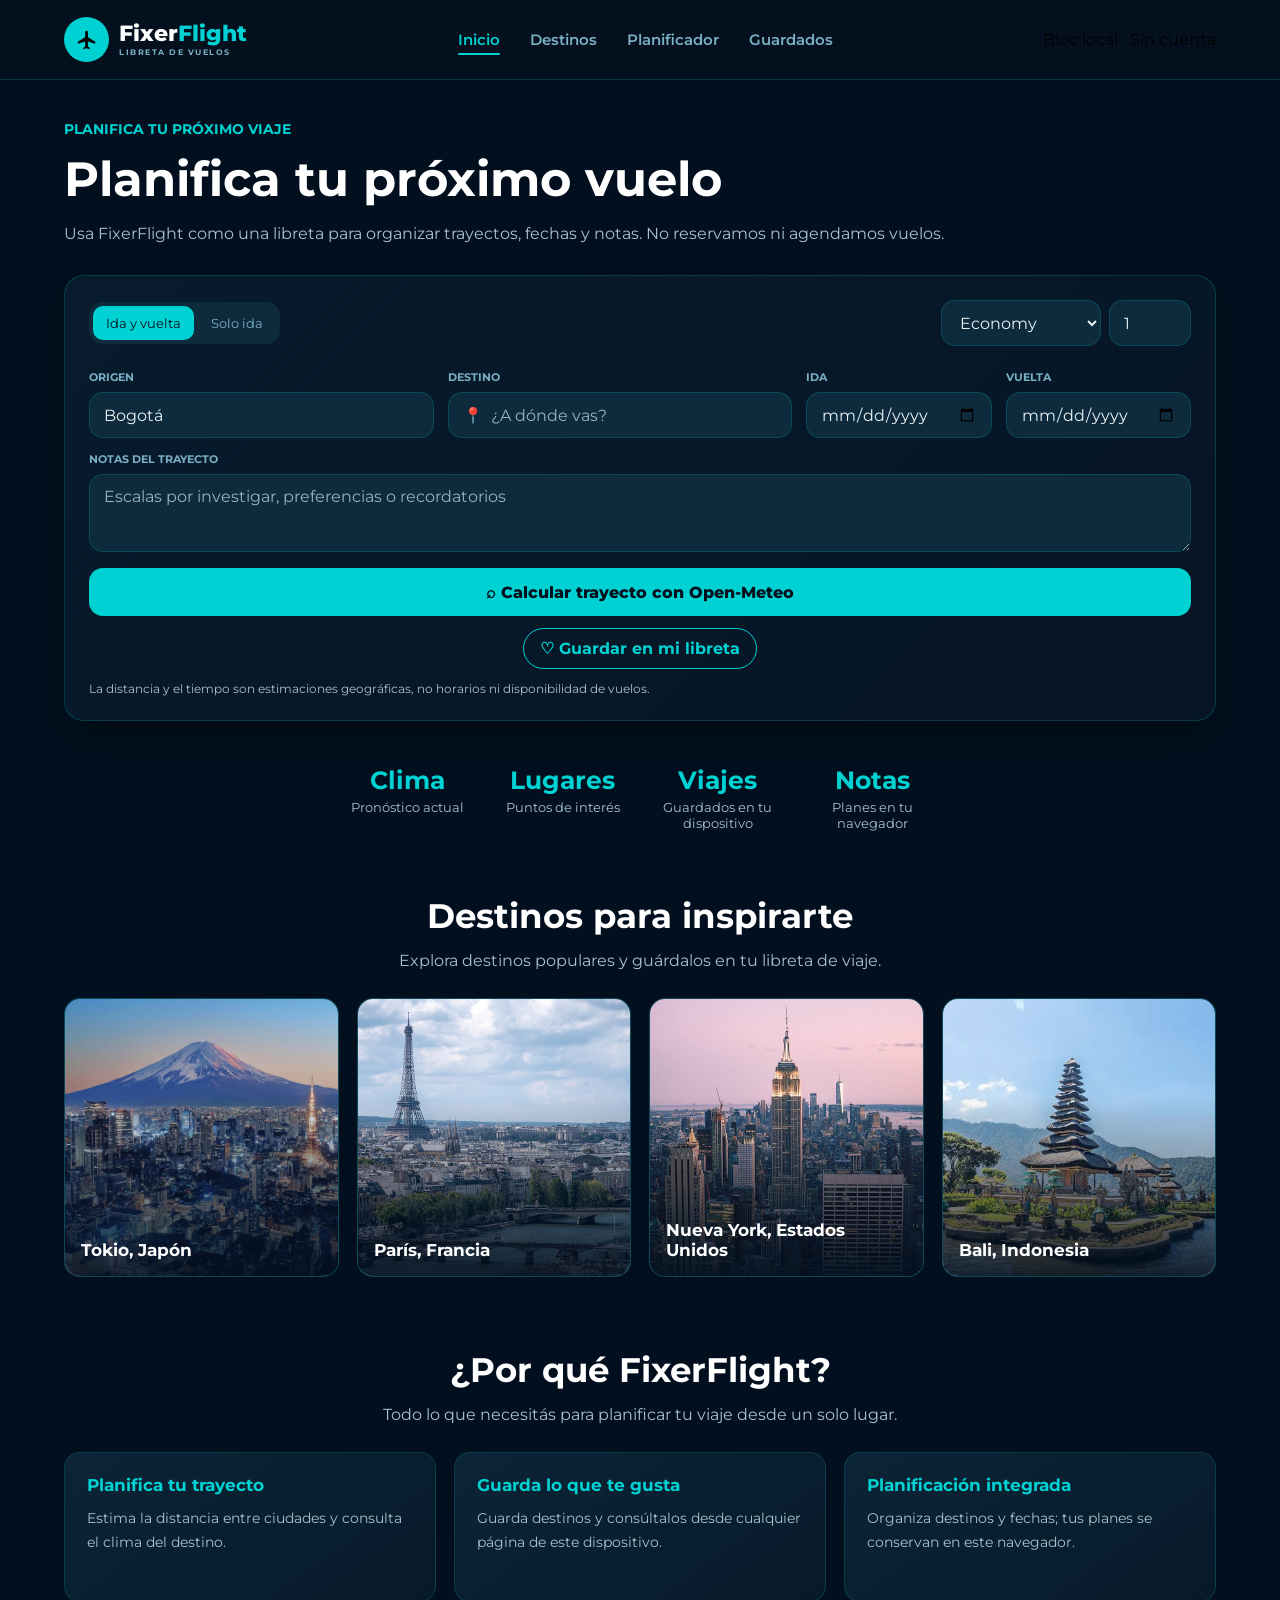
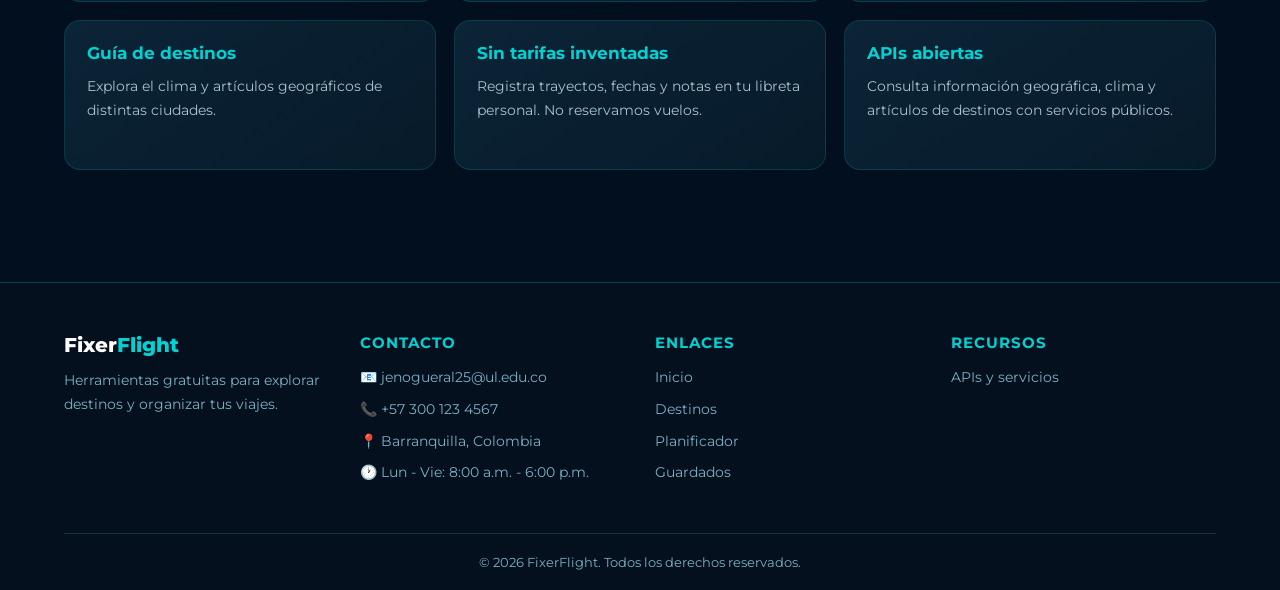
<file: index.html>
<!-- Indica al navegador que este archivo usa HTML5, la versión actual de HTML. -->
<!DOCTYPE html>
<!-- La etiqueta html contiene toda la página; lang="es" informa que está en español. -->
<html lang="es">
<head>
    <!-- Permite mostrar correctamente letras especiales como las tildes y la ñ. -->
    <meta charset="UTF-8">
    <!-- Hace que el diseño se adapte al ancho de celulares y otros dispositivos. -->
    <meta name="viewport" content="width=device-width, initial-scale=1.0">
    <!-- Este texto aparece en la pestaña del navegador. -->
    <title>FixerFlight</title>
    <!-- Conecta esta página con la hoja de estilos que controla sus colores y apariencia. -->
    <link rel="stylesheet" href="css/stlyles.css">
</head>

<body data-page="inicio">
   <!-- Encabezado compartido: contiene el logo, la navegación y los enlaces de cuenta. -->
   <header class="contenedor"> 
        
        <!-- Al hacer clic en el logo, el enlace lleva a la página de inicio. -->
        <a href="index.html" class="logo-link">
            <div class="logo">
                <div class="icon-circle">
                    <!-- Este SVG dibuja el avión directamente; no es una imagen ni JavaScript. -->
                    <svg xmlns="http://www.w3.org/2000/svg" viewBox="0 0 24 24" fill="currentColor" class="avion-icon">
                        <path d="M21 16v-2l-8-5V3.5c0-.83-.67-1.5-1.5-1.5S10 2.67 10 3.5V9l-8 5v2l8-2.5V19l-2 1.5V22l3.5-1 3.5 1v-1.5L13 19v-5.5l8 2.5z"/>
                    </svg>
                </div>
                <!-- El nombre del sitio se separa en dos partes para poder darles estilos distintos. -->
                <div class="text-container">
                    <h1 class="main-title">
                        <span class="text-white">Fixer</span><span class="text-cyan">Flight</span>
                    </h1>
                    <p class="subtitle">LIBRETA DE VUELOS</p>
                </div>
            </div>
        </a>
        
        
        <!-- Lista de enlaces para cambiar entre las páginas del proyecto. -->
        <ul class="nav-menu">
            <li><a href="index.html" class="active">Inicio</a></li>
            <li><a href="destinos.html">Destinos</a></li>
            <li><a href="planificador.html">Planificador</a></li>
            <li><a href="guardados.html">Guardados</a></li>
        </ul>

        <!-- Accesos a las pantallas visuales de inicio de sesión y creación de cuenta. -->
        <div class="sesion"><span>Bloc local · Sin cuenta</span></div>
      
   </header>

   <!-- main agrupa el contenido principal y diferente de la navegación y el pie de página. -->
  <main>

    <h4>PLANIFICA TU PRÓXIMO VIAJE</h4>
    
    <h1>Planifica tu próximo vuelo</h1>
    <p>Usa FixerFlight como una libreta para organizar trayectos, fechas y notas. No reservamos ni agendamos vuelos.</p>
    
    <form class="busqueda-vuelos" id="formularioVuelos">
        <!-- Agrupa el tipo de viaje y las preferencias generales del pasajero. -->
        <div class="busqueda-opciones">
            <div class="tipo-viaje" role="group" aria-label="Tipo de viaje">
                <label><input type="radio" name="tipo-viaje" value="ida-vuelta" checked><span>Ida y vuelta</span></label>
                <label><input type="radio" name="tipo-viaje" value="solo-ida"><span>Solo ida</span></label>
            </div>
            <!-- Preferencias de clase y cantidad de pasajeros. -->
            <div class="preferencias-viaje">
                <!-- Esta etiqueta ayuda a lectores de pantalla aunque no se vea en el diseño. -->
                <label class="visualmente-oculto" for="clase-vuelo">Clase</label>
                <!-- Cada option es una opción que se puede elegir dentro del menú. -->
                <select id="clase-vuelo" name="clase">
                    <option>Economy</option>
                    <option>Premium Economy</option>
                    <option>Business</option>
                    <option>First Class</option>
                </select>
                <label class="visualmente-oculto" for="pasajeros">Pasajeros</label>
                <input id="pasajeros" name="pasajeros" type="number" min="1" max="9" value="1">
            </div>
        </div>

        <!-- Los datos describen un plan personal, no una reserva. -->
        <div class="campos-vuelo">
            <div class="campo-vuelo">
                <!-- for conecta el texto de la etiqueta con el campo que tiene el mismo id. -->
                <label for="origen">Origen</label>
                <input id="origen" name="origen" type="text" placeholder="✈  Ciudad o aeropuerto" value="Bogotá" required>
            </div>
            <div class="campo-vuelo">
                <label for="destino-vuelo">Destino</label>
                <input id="destino-vuelo" name="destino" type="text" placeholder="📍  ¿A dónde vas?" required>
            </div>
            <div class="campo-vuelo">
                <label for="fecha-ida">Ida</label>
                <input id="fecha-ida" name="fecha-ida" type="date" required>
            </div>
            <div class="campo-vuelo">
                <label for="fecha-vuelta">Vuelta</label>
                <input id="fecha-vuelta" name="fecha-vuelta" type="date">
            </div>
            <div class="campo-vuelo campo-notas-vuelo">
                <label for="notas-vuelo">Notas del trayecto</label>
                <textarea id="notas-vuelo" name="notas" maxlength="500" placeholder="Escalas por investigar, preferencias o recordatorios"></textarea>
            </div>
        </div>
        <button class="boton-buscar" type="submit">⌕ Calcular trayecto con Open-Meteo</button>
        <button class="boton-guardar-busqueda" id="guardarBusquedaVuelo" type="button">♡ Guardar en mi libreta</button>
        <p class="nota-busqueda" id="mensajeBusqueda" role="status" aria-live="polite">La distancia y el tiempo son estimaciones geográficas, no horarios ni disponibilidad de vuelos.</p>
        <div class="resultado-trayecto" id="resultadoTrayecto" aria-live="polite"></div>
    </form>

    <!-- Datos escritos directamente en HTML para resumir el contenido de esta maqueta. -->
    <ul class="estadisticas-viaje" aria-label="Datos de FixerFlight">
        <li><strong>Clima</strong><span>Pronóstico actual</span></li>
        <li><strong>Lugares</strong><span>Puntos de interés</span></li>
        <li><strong>Viajes</strong><span>Guardados en tu dispositivo</span></li>
        <li><strong>Notas</strong><span>Planes en tu navegador</span></li>
    </ul>

    <!-- section crea un bloque temático; aria-labelledby lo relaciona con su título. -->
    <section class="seccion-destinos" aria-labelledby="titulo-destinos">
        <div class="encabezado-seccion">
            <h2 id="titulo-destinos">Destinos para inspirarte</h2>
            <p>Explora destinos populares y guárdalos en tu libreta de viaje.</p>
        </div>
        <!-- Cada article es una tarjeta independiente con una foto y el nombre de un destino. -->
        <div class="bloques-destinos">
            <article class="tarjeta-destino">
                <!-- src indica dónde está la imagen y alt describe la imagen si no se puede ver. -->
                <img src="imagenes/tokyo_img_inicio.jpg" alt="Vista nocturna de Tokio con el monte Fuji al fondo">
                <h3>Tokio, Japón</h3>
            </article>
            <article class="tarjeta-destino">
                <img src="imagenes/Pariz_img_inicio.jpg" alt="Vista panorámica de París y la Torre Eiffel">
                <h3>París, Francia</h3>
            </article>
            <article class="tarjeta-destino">
                <img src="imagenes/newyork_img_inicio.jpg" alt="Edificios de Nueva York al atardecer">
                <h3>Nueva York, Estados Unidos</h3>
            </article>
            <article class="tarjeta-destino">
                <img src="imagenes/bali_img_inicio.jpg" alt="Templo junto al lago en Bali">
                <h3>Bali, Indonesia</h3>
            </article>
        </div>
    </section>

    <!-- Segunda sección temática: explica visualmente qué ofrece el proyecto. -->
    <section class="seccion-ventajas" aria-labelledby="titulo-ventajas">
        <div class="encabezado-seccion">
            <h2 id="titulo-ventajas">¿Por qué FixerFlight?</h2>
            <p>Todo lo que necesitás para planificar tu viaje desde un solo lugar.</p>
        </div>
        <!-- Estas tarjetas son textos informativos, no botones ni funciones activas. -->
        <div class="bloques-ventajas">
            <article class="tarjeta-ventaja">
                <h3>Planifica tu trayecto</h3>
                <p>Estima la distancia entre ciudades y consulta el clima del destino.</p>
            </article>
            <article class="tarjeta-ventaja">
                <h3>Guarda lo que te gusta</h3>
                <p>Guarda destinos y consúltalos desde cualquier página de este dispositivo.</p>
            </article>
            <article class="tarjeta-ventaja">
                <h3>Planificación integrada</h3>
                <p>Organiza destinos y fechas; tus planes se conservan en este navegador.</p>
            </article>
            <article class="tarjeta-ventaja">
                <h3>Guía de destinos</h3>
                <p>Explora el clima y artículos geográficos de distintas ciudades.</p>
            </article>
            <article class="tarjeta-ventaja">
                <h3>Sin tarifas inventadas</h3>
                <p>Registra trayectos, fechas y notas en tu libreta personal. No reservamos vuelos.</p>
            </article>
            <article class="tarjeta-ventaja">
                <h3>APIs abiertas</h3>
                <p>Consulta información geográfica, clima y artículos de destinos con servicios públicos.</p>
            </article>
        </div>
    </section>

  </main>

  <!-- Pie de página: repite la identidad del proyecto y muestra contacto y enlaces. -->
  <footer class="footer">
    <div class="footer-contenido">

        <!-- Primera columna del pie: nombre y breve descripción. -->
        <div class="footer-col">
            <h3>Fixer<span class="text-cyan">Flight</span></h3>
            <p>Herramientas gratuitas para explorar destinos y organizar tus viajes.</p>
        </div>

        <!-- Datos de contacto. mailto: abre el programa de correo y tel: permite llamar desde el celular. -->
        <div class="footer-col">
            <h4>Contacto</h4>
            <ul>
                <li>📧 <a href="mailto:jenogueral25@ul.edu.co">jenogueral25@ul.edu.co</a></li>
                <li>📞 <a href="tel:+573001234567">+57 300 123 4567</a></li>
                <li>📍 Barranquilla, Colombia</li>
                <li>🕐 Lun - Vie: 8:00 a.m. - 6:00 p.m.</li>
            </ul>
        </div>

        <!-- Enlaces a las mismas páginas que aparecen en la navegación superior. -->
        <div class="footer-col">
            <h4>Enlaces</h4>
            <ul>
                <li><a href="index.html">Inicio</a></li>
                <li><a href="destinos.html">Destinos</a></li>
                <li><a href="planificador.html">Planificador</a></li>
                <li><a href="guardados.html">Guardados</a></li>
            </ul>
        </div>

        <div class="footer-col">
            <h4>Recursos</h4>
            <ul>
                <li><a href="APIS_Y_SERVICIOS.txt">APIs y servicios</a></li>
            </ul>
        </div>

    </div>

    <!-- Aviso de derechos y año mostrado en la página. -->
    <div class="footer-copy">
        <p>© 2026 FixerFlight. Todos los derechos reservados.</p>
    </div>
</footer>
<script src="scripts/app.js" defer></script>
</body>
</html>
</file>
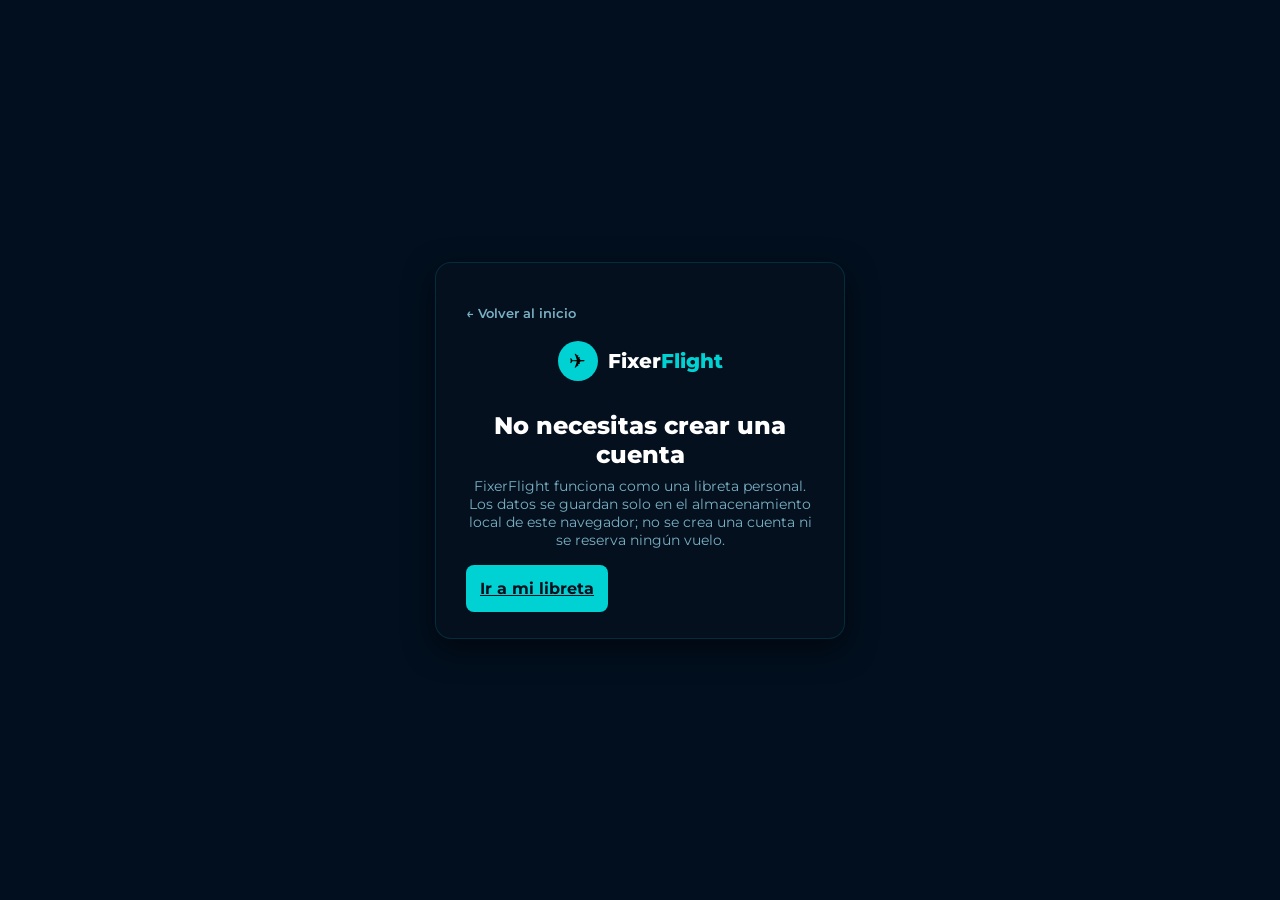
<file: crear.html>
<!DOCTYPE html>
<html lang="es">
<head>
    <meta charset="UTF-8">
    <meta name="viewport" content="width=device-width, initial-scale=1.0">
    <title>Sin registro - FixerFlight</title>
    <link rel="stylesheet" href="css/crear.css">
</head>
<body class="body-login">
    <main class="login-container">
        <section class="login-card">
            <a href="index.html" class="btn-volver">← Volver al inicio</a>
            <div class="login-header">
                <div class="icon-circle"><span class="avion-icon">✈</span></div>
                <div class="text-container">
                    <h1 class="main-title"><span class="text-white">Fixer</span><span class="text-cyan">Flight</span></h1>
                </div>
            </div>
            <h2 class="login-title">No necesitas crear una cuenta</h2>
            <p class="login-subtitle">FixerFlight funciona como una libreta personal. Los datos se guardan solo en el almacenamiento local de este navegador; no se crea una cuenta ni se reserva ningún vuelo.</p>
            <a href="guardados.html" class="btn-crear btn-full">Ir a mi libreta</a>
        </section>
    </main>
</body>
</html>
</file>
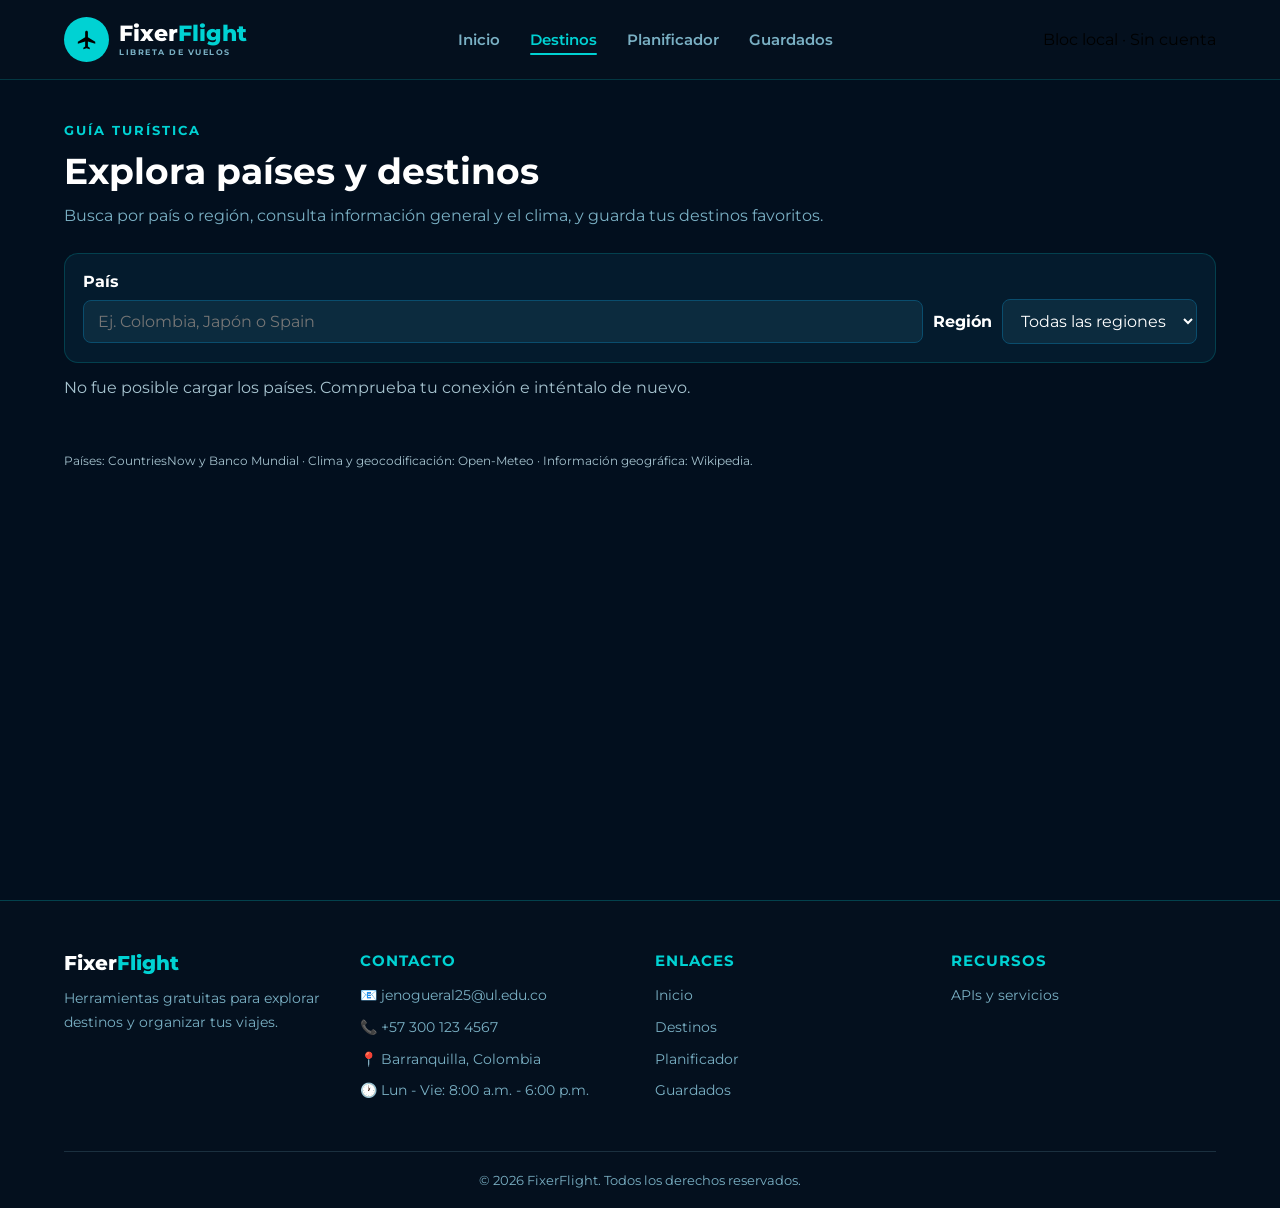
<file: destinos.html>
<!DOCTYPE html>
<html lang="es">
<head>
    <meta charset="UTF-8">
    <meta name="viewport" content="width=device-width, initial-scale=1.0">
    <title>FixerFlight</title>
    <link rel="stylesheet" href="css/destino.css">
</head>

<body data-page="destinos">
   <header class="contenedor"> 
        
        <a href="index.html" class="logo-link">
            <div class="logo">
                <div class="icon-circle">
                    <svg xmlns="http://www.w3.org/2000/svg" viewBox="0 0 24 24" fill="currentColor" class="avion-icon">
                        <path d="M21 16v-2l-8-5V3.5c0-.83-.67-1.5-1.5-1.5S10 2.67 10 3.5V9l-8 5v2l8-2.5V19l-2 1.5V22l3.5-1 3.5 1v-1.5L13 19v-5.5l8 2.5z"/>
                    </svg>
                </div>
                <div class="text-container">
                    <h1 class="main-title">
                        <span class="text-white">Fixer</span><span class="text-cyan">Flight</span>
                    </h1>
                    <p class="subtitle">LIBRETA DE VUELOS</p>
                </div>
            </div>
        </a>
        
        
        <ul class="nav-menu">
            <li><a href="index.html">Inicio</a></li>
            <li><a href="destinos.html" class="active">Destinos</a></li>
            <li><a href="planificador.html">Planificador</a></li>
            <li><a href="guardados.html">Guardados</a></li>
        </ul>

        
        <div class="sesion"><span>Bloc local · Sin cuenta</span></div>
      
   </header>
 <main>
    <section class="seccion-destinos">
        <span class="etiqueta-destinos">GUÍA TURÍSTICA</span>
        <h2>Explora países y destinos</h2>
        <p class="introduccion-destinos">Busca por país o región, consulta información general y el clima, y guarda tus destinos favoritos.</p>

        <form class="busqueda-destino" id="formularioDestino">
            <label for="buscarDestino">País</label>
            <div class="busqueda-destino-campos">
                <input id="buscarDestino" name="destino" type="search" placeholder="Ej. Colombia, Japón o Spain" autocomplete="off">
                <label for="filtroRegion">Región</label>
                <select id="filtroRegion" name="region">
                    <option value="">Todas las regiones</option>
                    <option value="Africa">África</option>
                    <option value="Americas">América</option>
                    <option value="Asia">Asia</option>
                    <option value="Europe">Europa</option>
                    <option value="Oceania">Oceanía</option>
                </select>
            </div>
        </form>
        <p class="estado-api" id="estadoDestinos" role="status" aria-live="polite">Cargando países…</p>
        <div class="lista-destinos" id="listaDestinos"></div>
        <dialog class="modal-destino" id="modalDestino" aria-labelledby="tituloDetalleDestino">
            <button class="cerrar-modal" id="cerrarModalDestino" type="button" aria-label="Cerrar detalles">×</button>
            <div id="detalleDestino"></div>
        </dialog>
        <p class="atribucion-api">Países: CountriesNow y Banco Mundial · Clima y geocodificación: Open-Meteo · Información geográfica: Wikipedia.</p>
    </section>
 </main>

 <footer class="footer">
    <div class="footer-contenido">

        <div class="footer-col">
            <h3>Fixer<span class="text-cyan">Flight</span></h3>
            <p>Herramientas gratuitas para explorar destinos y organizar tus viajes.</p>
        </div>

        <div class="footer-col">
            <h4>Contacto</h4>
            <ul>
                <li>📧 <a href="mailto:jenogueral25@ul.edu.co">jenogueral25@ul.edu.co</a></li>
                <li>📞 <a href="tel:+573001234567">+57 300 123 4567</a></li>
                <li>📍 Barranquilla, Colombia</li>
                <li>🕐 Lun - Vie: 8:00 a.m. - 6:00 p.m.</li>
            </ul>
        </div>

        <div class="footer-col">
            <h4>Enlaces</h4>
            <ul>
                <li><a href="index.html">Inicio</a></li>
                <li><a href="destinos.html">Destinos</a></li>
                <li><a href="planificador.html">Planificador</a></li>
                <li><a href="guardados.html">Guardados</a></li>
            </ul>
        </div>

        <div class="footer-col">
            <h4>Recursos</h4>
            <ul>
                <li><a href="APIS_Y_SERVICIOS.txt">APIs y servicios</a></li>
            </ul>
        </div>

    </div>

    <div class="footer-copy">
        <p>© 2026 FixerFlight. Todos los derechos reservados.</p>
    </div>



</footer>
<script src="scripts/app.js" defer></script>
</body>
</html>
</file>
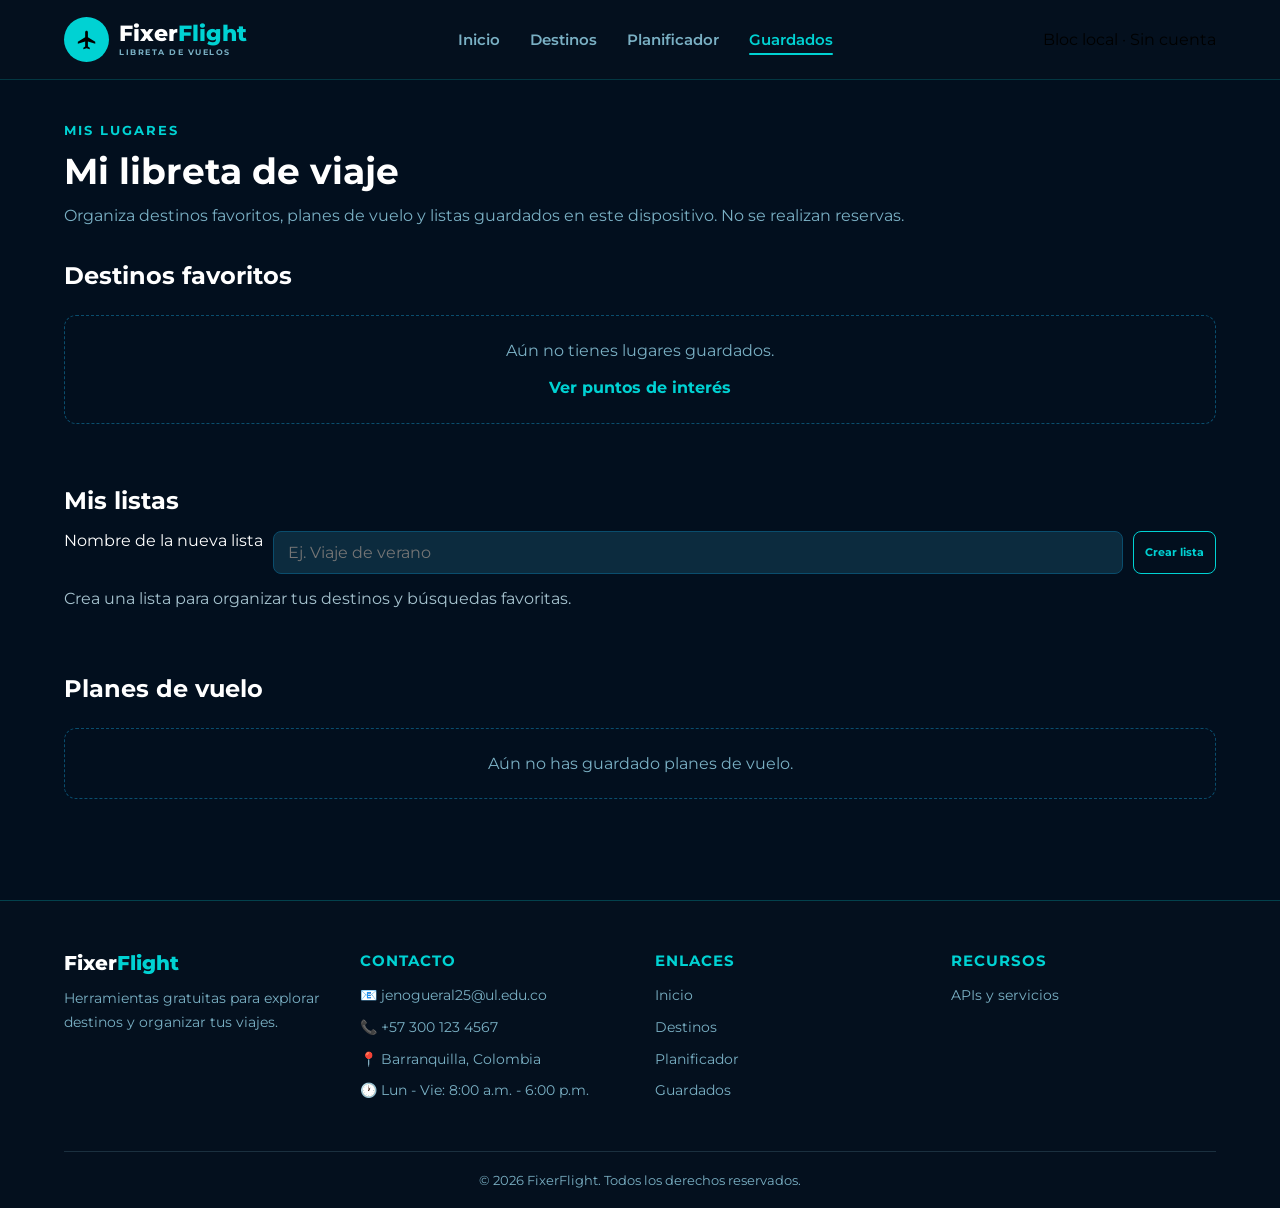
<file: guardados.html>
<!DOCTYPE html>
<html lang="es">
<head>
    <meta charset="UTF-8">
    <meta name="viewport" content="width=device-width, initial-scale=1.0">
    <title>Guardados | FixerFlight</title>
    <link rel="stylesheet" href="css/guardados.css">
</head>
<body data-page="guardados">
    <header class="contenedor">
        <a href="index.html" class="logo-link">
            <div class="logo">
                <div class="icon-circle">
                    <svg xmlns="http://www.w3.org/2000/svg" viewBox="0 0 24 24" fill="currentColor" class="avion-icon">
                        <path d="M21 16v-2l-8-5V3.5c0-.83-.67-1.5-1.5-1.5S10 2.67 10 3.5V9l-8 5v2l8-2.5V19l-2 1.5V22l3.5-1 3.5 1v-1.5L13 19v-5.5l8 2.5z"/>
                    </svg>
                </div>
                <div class="text-container">
                    <h1 class="main-title"><span class="text-white">Fixer</span><span class="text-cyan">Flight</span></h1>
                    <p class="subtitle">LIBRETA DE VUELOS</p>
                </div>
            </div>
        </a>

        <ul class="nav-menu">
            <li><a href="index.html">Inicio</a></li>
            <li><a href="destinos.html">Destinos</a></li>
            <li><a href="planificador.html">Planificador</a></li>
            <li><a href="guardados.html" class="active">Guardados</a></li>
        </ul>

        <div class="sesion"><span>Bloc local · Sin cuenta</span></div>
    </header>

    <main>
        <section class="seccion-destinos">
            <span class="etiqueta-destinos">MIS LUGARES</span>
            <h2>Mi libreta de viaje</h2>
            <p class="introduccion-destinos">Organiza destinos favoritos, planes de vuelo y listas guardados en este dispositivo. No se realizan reservas.</p>

            <h3 class="subtitulo-guardados">Destinos favoritos</h3>
            <p class="mensaje-vacio" id="mensajeVacio" hidden>
                Aún no tienes lugares guardados.
                <a class="enlace-destinos" href="destinos.html">Ver puntos de interés</a>
            </p>
            <div class="lista-destinos" id="listaGuardados"></div>

            <section class="seccion-listas" aria-labelledby="tituloListas">
                <h3 class="subtitulo-guardados" id="tituloListas">Mis listas</h3>
                <form class="crear-lista" id="formularioLista">
                    <label class="visualmente-oculto" for="nombreLista">Nombre de la nueva lista</label>
                    <input id="nombreLista" name="nombre" type="text" maxlength="60" placeholder="Ej. Viaje de verano" required>
                    <button class="boton-punto" type="submit">Crear lista</button>
                </form>
                <p class="estado-api" id="estadoListas" role="status" aria-live="polite"></p>
                <div class="lista-destinos" id="contenedorListas"></div>
            </section>

            <section class="seccion-vuelos-guardados" aria-labelledby="tituloVuelosGuardados">
                <h3 class="subtitulo-guardados" id="tituloVuelosGuardados">Planes de vuelo</h3>
                <p class="mensaje-vacio" id="mensajeVuelosVacio" hidden>Aún no has guardado planes de vuelo.</p>
                <div class="lista-destinos" id="listaVuelosGuardados"></div>
            </section>
        </section>
    </main>

    <footer class="footer">
        <div class="footer-contenido">
            <div class="footer-col">
                <h3>Fixer<span class="text-cyan">Flight</span></h3>
                <p>Herramientas gratuitas para explorar destinos y organizar tus viajes.</p>
            </div>
            <div class="footer-col">
                <h4>Contacto</h4>
                <ul>
                    <li>📧 <a href="mailto:jenogueral25@ul.edu.co">jenogueral25@ul.edu.co</a></li>
                    <li>📞 <a href="tel:+573001234567">+57 300 123 4567</a></li>
                    <li>📍 Barranquilla, Colombia</li>
                    <li>🕐 Lun - Vie: 8:00 a.m. - 6:00 p.m.</li>
                </ul>
            </div>
            <div class="footer-col">
                <h4>Enlaces</h4>
                <ul>
                    <li><a href="index.html">Inicio</a></li>
                    <li><a href="destinos.html">Destinos</a></li>
                    <li><a href="planificador.html">Planificador</a></li>
                    <li><a href="guardados.html">Guardados</a></li>
                </ul>
            </div>
            <div class="footer-col">
                <h4>Recursos</h4>
                <ul>
                    <li><a href="APIS_Y_SERVICIOS.txt">APIs y servicios</a></li>
                </ul>
            </div>
        </div>
        <div class="footer-copy">
            <p>© 2026 FixerFlight. Todos los derechos reservados.</p>
        </div>
    </footer>
    <script src="scripts/app.js" defer></script>
</body>
</html>
</file>
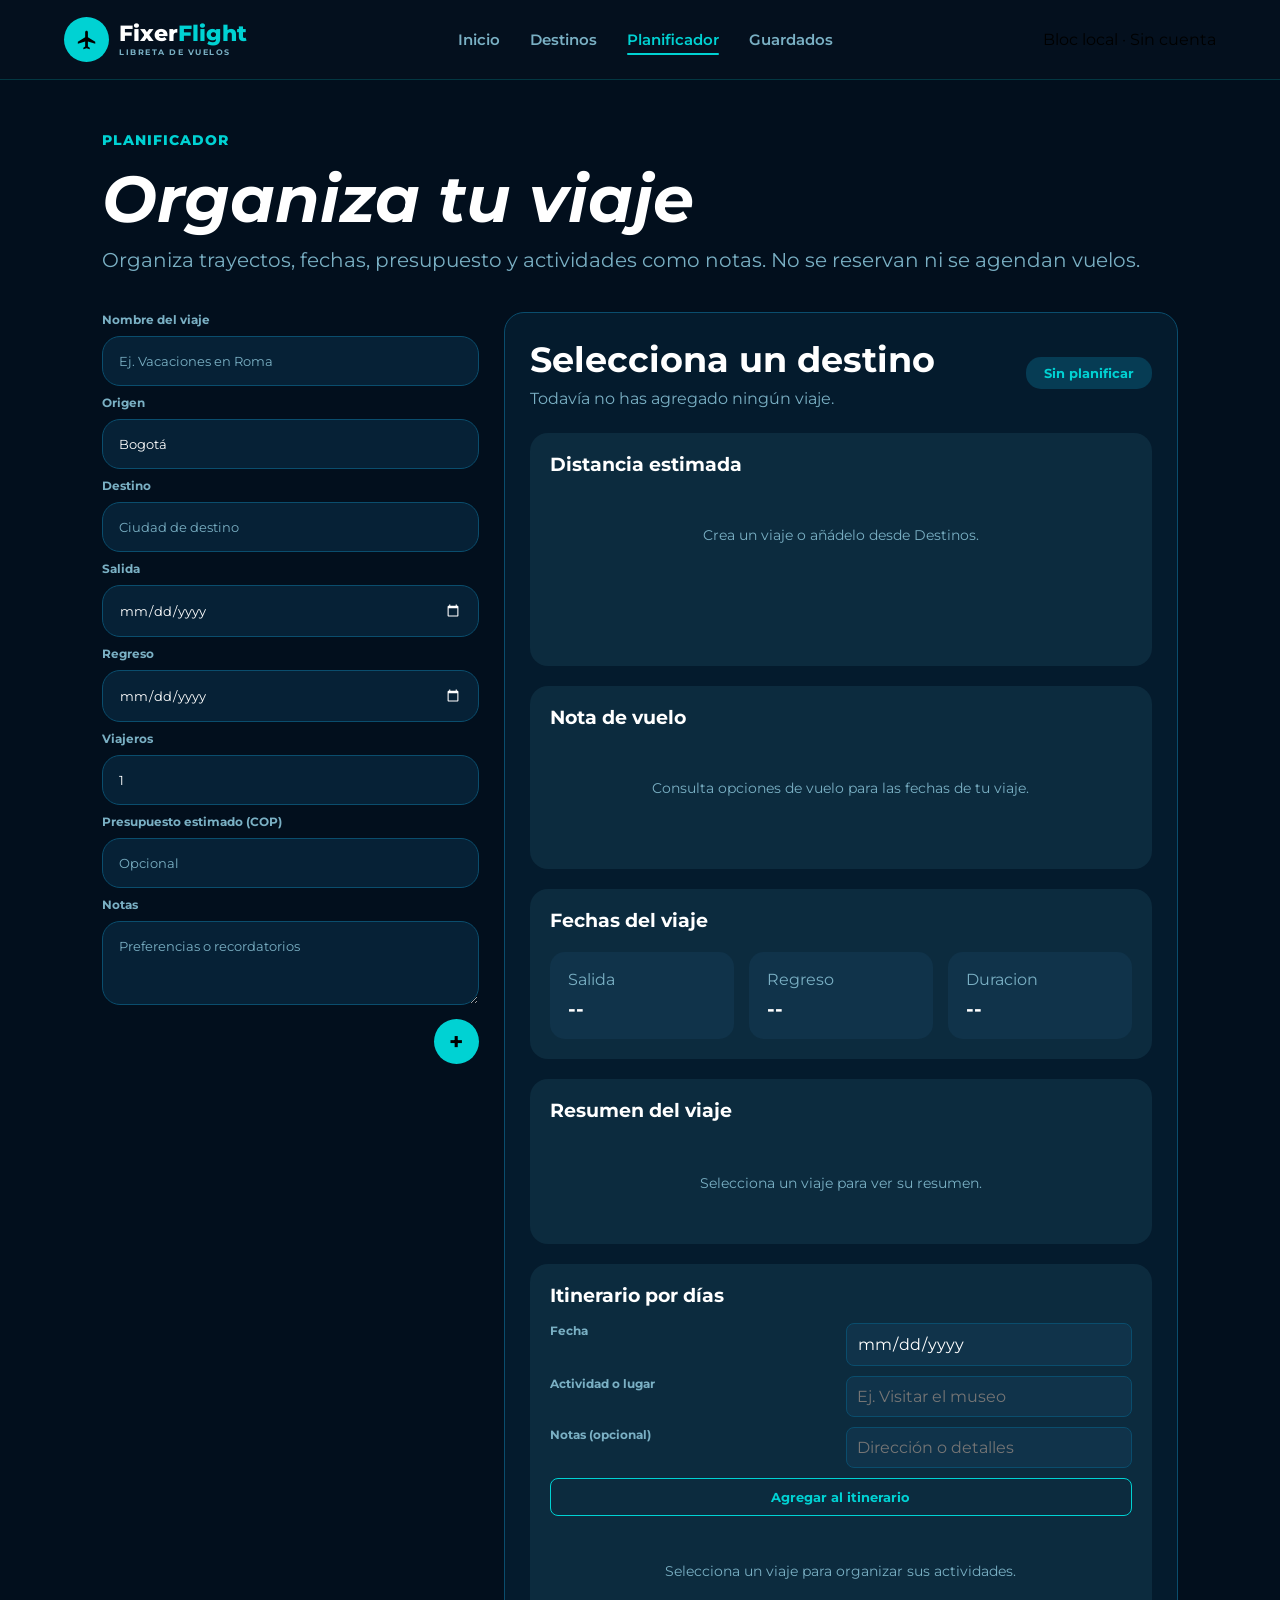
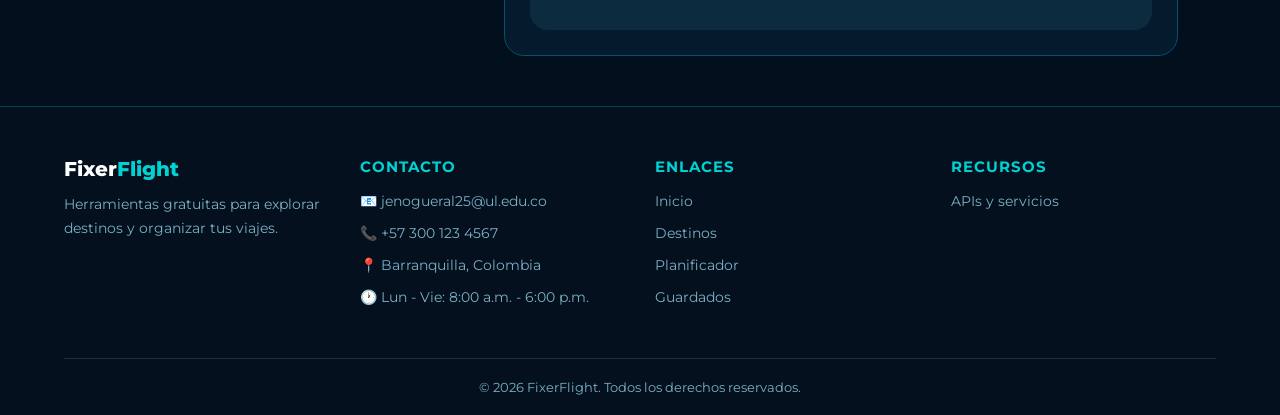
<file: Planificador.html>
<!DOCTYPE html>
<html lang="es">
<head>
    <meta charset="UTF-8">
    <meta name="viewport" content="width=device-width, initial-scale=1.0">
    <title>FixerFlight</title>
    <link rel="stylesheet" href="css/planificador.css"> 
    <link rel="stylesheet" href="css/stlyles.css">
</head>
<body data-page="planificador">

     <!-- TITULO CODIGO DE PRUEBA PARA EL PLANIFICADOR xd -->
      
    <header class="contenedor"> 

        <a href="index.html" class="logo-link">
            <div class="logo">
                <div class="icon-circle">
                    <svg xmlns="http://www.w3.org/2000/svg" viewBox="0 0 24 24" fill="currentColor" class="avion-icon">
                        <path d="M21 16v-2l-8-5V3.5c0-.83-.67-1.5-1.5-1.5S10 2.67 10 3.5V9l-8 5v2l8-2.5V19l-2 1.5V22l3.5-1 3.5 1v-1.5L13 19v-5.5l8 2.5z"/>
                    </svg>
                </div>
                <div class="text-container">
                    <h1 class="main-title">
                        <span class="text-white">Fixer</span><span class="text-cyan">Flight</span>
                    </h1>
                    <p class="subtitle">LIBRETA DE VUELOS</p>
                </div>
            </div>
        </a>
        
        
        <ul class="nav-menu">
            <li><a href="index.html">Inicio</a></li>
            <li><a href="destinos.html">Destinos</a></li>
            <li><a href="planificador.html" class="active">Planificador</a></li>
            <li><a href="guardados.html">Guardados</a></li>
        </ul>

        
        <div class="sesion"><span>Bloc local · Sin cuenta</span></div>
 
   </header>
    
    <main class="planificador">



    <!-- TITULO -->
    <section class="hero-planificador">

        <span class="titulo-seccion">
            PLANIFICADOR
        </span>

        <h2 class="titulo-principal">
            Organiza tu viaje
        </h2>

        <p class="descripcion">
        Organiza trayectos, fechas, presupuesto y actividades como notas. No se reservan ni se agendan vuelos.
        </p>

    </section>

    <div class="contenido-planificador">

        <!-- PANEL IZQUIERDO -->
        <aside class="lista-viajes">

            <form class="crear-viaje" id="formularioViaje">
                <label for="nombreViaje">Nombre del viaje</label>
                <input type="text" placeholder="Ej. Vacaciones en Roma" id="nombreViaje" name="nombre" class="input-viaje" required maxlength="80">
                <label for="origenViaje">Origen</label>
                <input type="text" placeholder="Bogotá" id="origenViaje" name="origen" class="input-viaje" value="Bogotá" required>
                <label for="destinoViaje">Destino</label>
                <input type="text" placeholder="Ciudad de destino" id="destinoViaje" name="destino" class="input-viaje" required>
                <label for="salidaViaje">Salida</label>
                <input type="date" id="salidaViaje" name="salida" class="input-viaje">
                <label for="regresoViaje">Regreso</label>
                <input type="date" id="regresoViaje" name="regreso" class="input-viaje">
                <label for="viajerosViaje">Viajeros</label>
                <input type="number" id="viajerosViaje" name="viajeros" class="input-viaje" min="1" max="9" value="1" required>
                <label for="presupuestoViaje">Presupuesto estimado (COP)</label>
                <input type="number" id="presupuestoViaje" name="presupuesto" class="input-viaje" min="0" step="10000" placeholder="Opcional">
                <label for="comentariosViaje">Notas</label>
                <textarea id="comentariosViaje" name="comentarios" class="input-viaje" maxlength="500" placeholder="Preferencias o recordatorios"></textarea>
                <button class="btn-agregar" type="submit" aria-label="Crear viaje">+</button>
            </form>
            <div id="contenedorViajes" aria-live="polite"></div>

        </aside>

        <!-- PANEL DERECHO -->
        <section class="detalle-viaje">

            <div class="cabecera-detalle">

                <div>

                    <!-- NOMBRE DEL DESTINO -->
                    <h2 id="destinoSeleccionado">
                        Selecciona un destino
                    </h2>

                    <!-- CIUDAD Y FECHAS -->
                    <p id="informacionViaje">
                        Todavía no has agregado ningún viaje.
                    </p>

                </div>

                <!-- ESTADO -->
                <span id="estadoViaje">
                    Sin planificar
                </span>

            </div>

            <!-- RECORRIDO -->
            <section class="recorrido">

                <h3>
                    Distancia estimada
                </h3>

                <div id="rutaViaje">

                    <p class="mensaje-vacio">El recorrido se mostrará al seleccionar un viaje.</p>

                </div>

            </section>

            <!-- VUELOS -->
            <section class="vuelos">

                <h3>
                    Nota de vuelo
                </h3>

                <div id="contenedorVuelos">
                    <p class="mensaje-vacio">
                        Guarda este trayecto en tu libreta personal.
                    </p>

                </div>

            </section>

            <!-- FECHAS -->
            <section class="fechas">

                <h3>
                    Fechas del viaje
                </h3>

                <div class="datos-fecha">

                    <div>

                        <p>Salida</p>

                        <span id="fechaSalida">
                            --
                        </span>

                    </div>

                    <div>

                        <p>Regreso</p>

                        <span id="fechaRegreso">
                            --
                        </span>

                    </div>

                    <div>

                        <p>Duracion</p>

                        <span id="duracionViaje">
                            --
                        </span>

                    </div>

                </div>

            </section>

            <!-- RESUMEN -->
            <section class="resumen">

                <h3>
                    Resumen del viaje
                </h3>

                <div id="resumenViaje">

                    <p class="mensaje-vacio">
                        Selecciona un viaje para ver su resumen.
                    </p>

                </div>

            </section>

            <section class="actividades">
                <h3>Itinerario por días</h3>
                <form class="formulario-actividad" id="formularioActividad">
                    <label for="fechaActividad">Fecha</label>
                    <input type="date" id="fechaActividad" name="fecha" required>
                    <label for="nombreActividad">Actividad o lugar</label>
                    <input type="text" id="nombreActividad" name="actividad" maxlength="120" placeholder="Ej. Visitar el museo" required>
                    <label for="lugarActividad">Notas (opcional)</label>
                    <input type="text" id="lugarActividad" name="lugar" maxlength="160" placeholder="Dirección o detalles">
                    <button class="boton-punto" type="submit">Agregar al itinerario</button>
                </form>
                <div id="listaActividades" aria-live="polite">
                    <p class="mensaje-vacio">Selecciona un viaje para organizar sus actividades.</p>
                </div>
            </section>

        </section>

    </div>

</main>

 <footer class="footer">
    <div class="footer-contenido">

        <div class="footer-col">
            <h3>Fixer<span class="text-cyan">Flight</span></h3>
            <p>Herramientas gratuitas para explorar destinos y organizar tus viajes.</p>
        </div>

        <div class="footer-col">
            <h4>Contacto</h4>
            <ul>
                <li>📧 <a href="mailto:jenogueral25@ul.edu.co">jenogueral25@ul.edu.co</a></li>
                <li>📞 <a href="tel:+573001234567">+57 300 123 4567</a></li>
                <li>📍 Barranquilla, Colombia</li>
                <li>🕐 Lun - Vie: 8:00 a.m. - 6:00 p.m.</li>
            </ul>
        </div>

        <div class="footer-col">
            <h4>Enlaces</h4>
            <ul>
                <li><a href="index.html">Inicio</a></li>
                <li><a href="destinos.html">Destinos</a></li>
                <li><a href="planificador.html">Planificador</a></li>
                <li><a href="guardados.html">Guardados</a></li>
            </ul>
        </div>

        <div class="footer-col">
            <h4>Recursos</h4>
            <ul>
                <li><a href="APIS_Y_SERVICIOS.txt">APIs y servicios</a></li>
            </ul>
        </div>

    </div>

    <div class="footer-copy">
        <p>© 2026 FixerFlight. Todos los derechos reservados.</p>
    </div>
</footer>
<script src="scripts/app.js" defer></script>
</body>
</html>
</file>
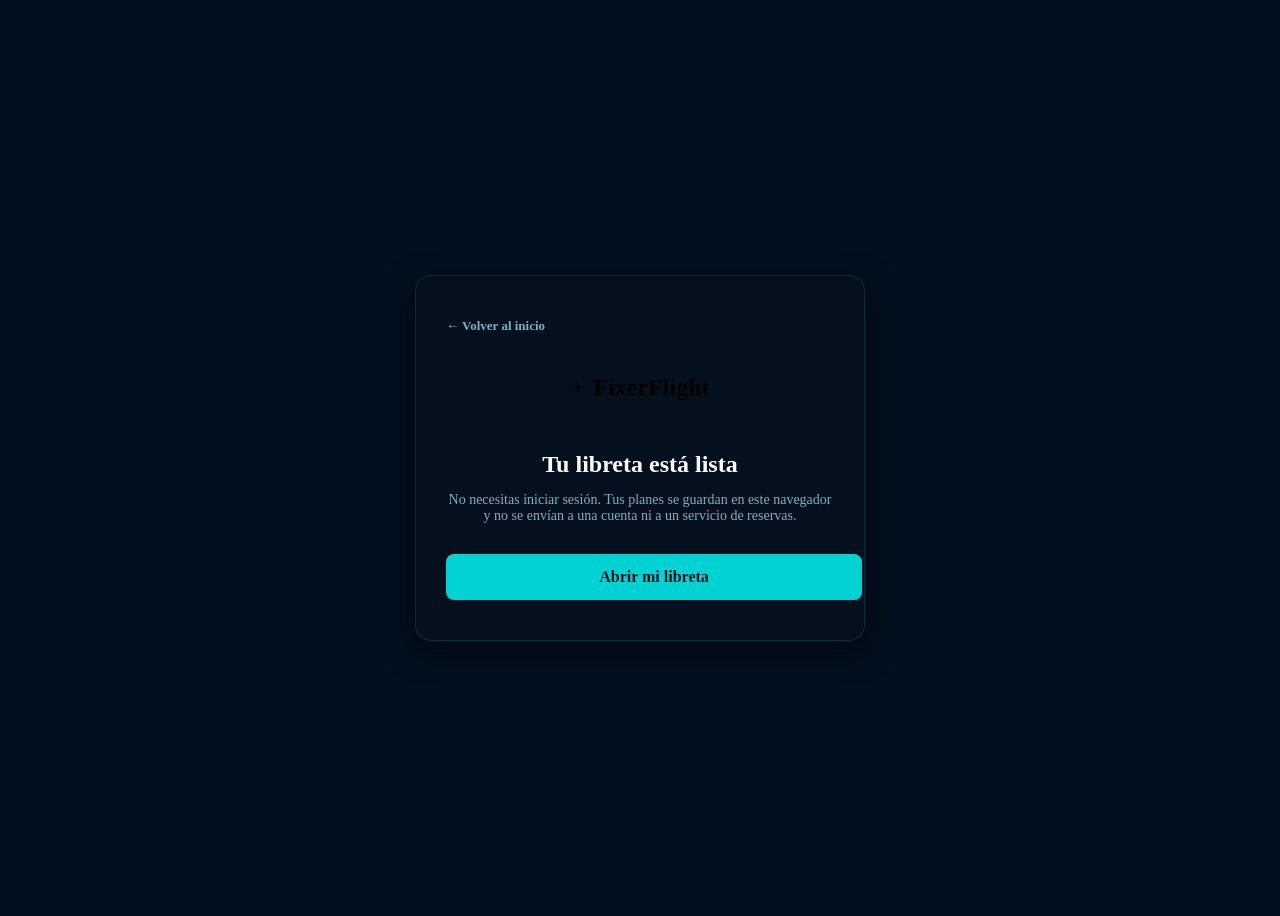
<file: sesion.html>
<!DOCTYPE html>
<html lang="es">
<head>
    <meta charset="UTF-8">
    <meta name="viewport" content="width=device-width, initial-scale=1.0">
    <title>Tu libreta - FixerFlight</title>
    <link rel="stylesheet" href="css/sesion.css">
</head>
<body class="body-login">
    <main class="login-container">
        <section class="login-card">
            <a href="index.html" class="btn-volver">← Volver al inicio</a>
            <div class="login-header">
                <div class="icon-circle"><span class="avion-icon">✈</span></div>
                <div class="text-container">
                    <h1 class="main-title"><span class="text-white">Fixer</span><span class="text-cyan">Flight</span></h1>
                </div>
            </div>
            <h2 class="login-title">Tu libreta está lista</h2>
            <p class="login-subtitle">No necesitas iniciar sesión. Tus planes se guardan en este navegador y no se envían a una cuenta ni a un servicio de reservas.</p>
            <a href="guardados.html" class="btn-crear btn-full">Abrir mi libreta</a>
        </section>
    </main>
</body>
</html>
</file>
<file: css/stlyles.css>
/* Importar fuente para que se vea igual que la imagen */
@import url('https://fonts.googleapis.com/css2?family=Montserrat:wght@600;700;800&display=swap');

* {
    margin: 0;
    padding: 0;
    box-sizing: border-box;
    font-family: 'Montserrat', sans-serif;
}

.contenedor {
    background-color: rgb(4, 16, 30); 
    display: flex;
    justify-content: space-between; 
    align-items: center; 
    padding: 0 5%;
    height: 80px; 
    box-shadow: 0 4px 10px rgba(0,0,0,0.3);
    border-bottom: 1px solid rgba(0, 210, 211, 0.2);
}

/* LOGO DE FIXER FLIHGT*/
.logo-link {
    text-decoration: none; 
}

.logo {
    display: flex;
    align-items: center;
    gap: 10px; 
}
/* CIRCULO LOGO BARRA SUPERIOR*/
.icon-circle {
    width: 45px; 
    height: 45px;
    background-color: rgb(0, 210, 211); 
    border-radius: 50%;
    display: flex;
    justify-content: center;
    align-items: center;
}
/* AVION ADENTRO DEL CIRCULO */
.avion-icon {
    width: 22px;
    height: 22px;
    color: #000000; 
}

.text-container {
    display: flex;
    flex-direction: column;
    justify-content: center;
}

.main-title {
    margin: 0;
    font-size: 22px; 
    font-weight: 800;
    line-height: 1;
}

.text-white { color: #ffffff; }
.text-cyan { color: rgb(0, 210, 211); }

.subtitle {
    margin: 2px 0 0 0;
    font-size: 8px; 
    font-weight: 700;
    color: rgb(122, 176, 196); 
    letter-spacing: 1.5px;
}

/* 
   ESTILOS DEL MENÚ DE NAVEGACIÓN
   */
.nav-menu {
    display: flex;
    gap: 30px; 
}

.nav-menu li {
    list-style: none;
}

.nav-menu li a {
    color: rgb(122, 176, 196);
    text-decoration: none; 
    font-size: 15px;
    font-weight: 600;
    transition: color 0.3s ease; 
}


.nav-menu li a:hover {
    color: #00d2d3;
}

.nav-menu li a.active {
    color: #00d2d3;
    position: relative;
}
.nav-menu li a.active::after {
    content: "";
    position: absolute;
    bottom: -6px;
    left: 0;
    width: 100%;
    height: 2px;
    background: #00d2d3;
    border-radius: 2px;
}

.nav-menu :active {
     transform: scale(0.90);
}

/* 
   ESTILOS DE LA SECCIÓN DE SESIÓN
    */
.sesion {
    display: flex;
    align-items: center;
    gap: 20px;
}

.Inicio_sesion {
    color: rgb(122, 176, 196);
    text-decoration: none;
    font-size: 15px;
    font-weight: 600;
    transition: color 0.3s ease;
}
.Inicio_sesion:active{

     transform: scale(0.90);
}

.Inicio_sesion:hover {
    color: #ffffff;
}

/* Estilo del botón Crear Cuenta */
.btn-crear {
    display: inline-block;
    background-color: rgb(0, 210, 211); 
    color: rgb(4, 16, 30); 
    border: none;
    padding: 10px 20px;
    border-radius: 8px; 
    font-size: 14px;
    font-weight: 700;
    cursor: pointer;
    text-decoration: none;
    transition: background-color 0.3s ease, transform 0.1s ease;
}

.btn-crear:hover {
    background-color: rgb(0, 184, 185); 
}

.btn-crear:active {
    transform: scale(0.95); 
}

.btn-crear:disabled,
.boton-buscar:disabled {
    cursor: not-allowed;
    opacity: 0.65;
}

/* ===== CONTENIDO PRINCIPAL ===== */
main {
    background-color: rgb(2, 15, 30);
    min-height: calc(100vh - 80px);
    color: #ffffff;
    padding: 40px 5%;
}

main > h4,
main > h1,
main > p {
    max-width: 1200px;
    margin-right: auto;
    margin-left: auto;
}

main > h4 {
    color: #00d2d3;
    font-size: 14px;
    margin-bottom: 12px;
}

main > h1 {
    font-size: clamp(30px, 5vw, 48px);
    margin-bottom: 12px;
}

main > p {
    color: rgb(166, 195, 207);
    line-height: 1.7;
    margin-bottom: 28px;
}

.busqueda-vuelos {
    max-width: 1200px;
    margin: 0 auto;
    padding: 24px;
    background: linear-gradient(135deg, #071b2c, #061525);
    border: 1px solid rgba(0, 210, 211, 0.2);
    border-radius: 20px;
    box-shadow: 0 16px 40px rgba(0, 0, 0, 0.25);
}

.busqueda-opciones,
.preferencias-viaje,
.tipo-viaje {
    display: flex;
    align-items: center;
}

.busqueda-opciones {
    justify-content: space-between;
    gap: 16px;
    margin-bottom: 24px;
}

.tipo-viaje {
    gap: 4px;
    padding: 4px;
    background-color: #0d2b3d;
    border-radius: 14px;
}

.tipo-viaje label {
    position: relative;
    cursor: pointer;
    font-size: 13px;
}

.tipo-viaje input {
    position: absolute;
    width: 1px;
    height: 1px;
    opacity: 0;
}

.tipo-viaje label span {
    display: block;
    padding: 9px 13px;
    border-radius: 10px;
    color: rgb(122, 176, 196);
}

.tipo-viaje input:checked + span {
    background-color: #00d2d3;
    color: #04101e;
}

.tipo-viaje input:focus-visible + span {
    outline: 2px solid #ffffff;
}

.preferencias-viaje {
    gap: 8px;
}

.preferencias-viaje select,
.preferencias-viaje input,
.campo-vuelo input,
.campo-vuelo textarea {
    min-width: 0;
    min-height: 46px;
    padding: 0 14px;
    border: 1px solid rgba(0, 210, 211, 0.18);
    border-radius: 14px;
    background-color: #0d2b3d;
    color: #e8f2f5;
    font: inherit;
}

.preferencias-viaje select {
    width: 160px;
}

.preferencias-viaje input {
    width: 82px;
}

.campos-vuelo {
    display: grid;
    grid-template-columns: minmax(150px, 1.3fr) minmax(150px, 1.3fr) minmax(130px, 0.7fr) minmax(130px, 0.7fr);
    gap: 14px;
    margin-bottom: 16px;
}

.campo-vuelo {
    display: flex;
    flex-direction: column;
    gap: 8px;
}

.campo-vuelo label {
    color: rgb(122, 176, 196);
    font-size: 11px;
    font-weight: 700;
    text-transform: uppercase;
}

.campo-vuelo input {
    width: 100%;
}

.campo-vuelo input::placeholder,
.campo-vuelo textarea::placeholder {
    color: rgb(145, 180, 195);
}

.campo-vuelo textarea {
    width: 100%;
    min-height: 78px;
    padding: 12px 14px;
    resize: vertical;
}

.campo-notas-vuelo {
    grid-column: 1 / -1;
}

.resultado-trayecto {
    margin-top: 16px;
    color: #00d2d3;
    font-size: 14px;
    line-height: 1.7;
}

.resultado-trayecto:empty {
    display: none;
}

.boton-buscar {
    width: 100%;
    min-height: 48px;
    border: 0;
    border-radius: 14px;
    background-color: #00d2d3;
    color: #04101e;
    font: inherit;
    font-weight: 800;
    cursor: pointer;
    transition: background-color 0.2s ease, transform 0.2s ease;
}

.boton-guardar-busqueda {
    display: block;
    margin: 12px auto 0;
    padding: 10px 16px;
    border: 1px solid #00d2d3;
    border-radius: 999px;
    background: transparent;
    color: #00d2d3;
    font: inherit;
    font-weight: 700;
    cursor: pointer;
}

.boton-guardar-busqueda:hover,
.boton-guardar-busqueda:focus-visible {
    background: #00d2d3;
    color: #04101e;
}

.boton-buscar:hover {
    background-color: #00b8b9;
}

.boton-buscar:active {
    transform: scale(0.99);
}

.nota-busqueda {
    margin: 12px 0 0;
    color: rgb(166, 195, 207);
    font-size: 12px;
}

.notificacion-app {
    position: fixed;
    z-index: 10;
    right: 20px;
    bottom: 20px;
    max-width: min(420px, calc(100vw - 40px));
    padding: 14px 18px;
    border: 1px solid #00d2d3;
    border-radius: 10px;
    background: #041b2d;
    color: #ffffff;
    box-shadow: 0 8px 24px rgba(0, 0, 0, 0.35);
}

.notificacion-app[hidden] {
    display: none;
}

.notificacion-app.notificacion-error {
    border-color: #ff9a9a;
}

.estadisticas-viaje {
    display: grid;
    grid-template-columns: repeat(4, minmax(0, 1fr));
    gap: 20px;
    max-width: 600px;
    margin: 44px auto 64px;
    list-style: none;
    text-align: center;
}

.estadisticas-viaje li {
    display: flex;
    flex-direction: column;
    gap: 4px;
}

.estadisticas-viaje strong {
    color: #00d2d3;
    font-size: 25px;
}

.estadisticas-viaje span {
    color: rgb(166, 195, 207);
    font-size: 13px;
}

.seccion-destinos,
.seccion-ventajas {
    max-width: 1200px;
    margin: 0 auto 72px;
}

.encabezado-seccion {
    margin-bottom: 24px;
    text-align: center;
}

.encabezado-seccion h2 {
    margin-bottom: 10px;
    font-size: clamp(25px, 4vw, 34px);
}

.encabezado-seccion p {
    color: rgb(166, 195, 207);
    line-height: 1.7;
}

.bloques-destinos {
    display: grid;
    grid-template-columns: repeat(4, minmax(0, 1fr));
    gap: 18px;
}

.tarjeta-destino {
    position: relative;
    min-height: 240px;
    overflow: hidden;
    border: 1px solid rgba(0, 210, 211, 0.18);
    border-radius: 16px;
    background-color: #0d2b3d;
}

.tarjeta-destino::after {
    position: absolute;
    inset: 35% 0 0;
    background: linear-gradient(transparent, rgba(2, 15, 30, 0.9));
    content: "";
}

.tarjeta-destino img {
    width: 100%;
    height: 100%;
    min-height: 240px;
    object-fit: cover;
    transition: transform 0.3s ease;
}

.tarjeta-destino:hover img {
    transform: scale(1.05);
}

.tarjeta-destino h3 {
    position: absolute;
    z-index: 1;
    right: 16px;
    bottom: 16px;
    left: 16px;
    font-size: 17px;
}

.bloques-ventajas {
    display: grid;
    grid-template-columns: repeat(3, minmax(0, 1fr));
    gap: 18px;
}

.tarjeta-ventaja {
    min-height: 150px;
    padding: 22px;
    border: 1px solid rgba(0, 210, 211, 0.16);
    border-radius: 16px;
    background: linear-gradient(145deg, #0b2436, #071a2a);
}

.tarjeta-ventaja h3 {
    margin-bottom: 12px;
    color: #00d2d3;
    font-size: 17px;
}

.tarjeta-ventaja p {
    color: rgb(166, 195, 207);
    font-size: 14px;
    line-height: 1.7;
}

.visualmente-oculto {
    position: absolute;
    width: 1px;
    height: 1px;
    overflow: hidden;
    clip: rect(0, 0, 0, 0);
    white-space: nowrap;
    clip-path: inset(50%);
}

/* ===== FOOTER DE CONTACTO ===== */
.footer {
    background-color: rgb(4, 16, 30);
    border-top: 1px solid rgba(0, 210, 211, 0.25);
    color: rgb(122, 176, 196);
    padding: 50px 5% 20px;
    font-family: 'Montserrat', sans-serif;
}

.footer-contenido {
    display: grid;
    grid-template-columns: repeat(4, 1fr);
    gap: 30px;
    max-width: 1200px;
    margin: 0 auto;
}

.footer-col h3 {
    font-size: 20px;
    color: #ffffff;
    font-weight: 800;
    margin-bottom: 12px;
}

.footer-col h4 {
    font-size: 15px;
    color: #00d2d3;
    font-weight: 700;
    margin-bottom: 14px;
    text-transform: uppercase;
    letter-spacing: 1px;
}

.footer-col p,
.footer-col ul li {
    font-size: 14px;
    line-height: 1.7;
    color: rgb(122, 176, 196);
}

.footer-col ul {
    list-style: none;
    padding: 0;
}

.footer-col ul li {
    margin-bottom: 8px;
}

.footer-col a {
    color: rgb(122, 176, 196);
    text-decoration: none;
    transition: color 0.3s ease;
}

.footer-col a:hover {
    color: #00d2d3;
}

.footer-copy {
    text-align: center;
    margin-top: 40px;
    padding-top: 20px;
    border-top: 1px solid rgba(122, 176, 196, 0.2);
    font-size: 13px;
    color: rgb(122, 176, 196);
}

/* Responsive footer */
@media (max-width: 900px) {
    .campos-vuelo {
        grid-template-columns: repeat(2, minmax(0, 1fr));
    }

    .bloques-destinos {
        grid-template-columns: repeat(2, minmax(0, 1fr));
    }

    .footer-contenido {
        grid-template-columns: repeat(2, 1fr);
    }
}

@media (max-width: 650px) {
    .busqueda-vuelos {
        padding: 18px;
    }

    .busqueda-opciones {
        align-items: stretch;
        flex-direction: column;
    }

    .tipo-viaje {
        justify-content: space-between;
    }

    .tipo-viaje label {
        font-size: 11px;
    }

    .tipo-viaje label span {
        padding: 9px 8px;
    }

    .preferencias-viaje select {
        flex: 1;
    }

    .bloques-ventajas {
        grid-template-columns: repeat(2, minmax(0, 1fr));
    }
}

@media (max-width: 500px) {
    main {
        padding: 32px 5%;
    }

    .campos-vuelo,
    .bloques-destinos,
    .bloques-ventajas {
        grid-template-columns: 1fr;
    }

    .estadisticas-viaje {
        grid-template-columns: repeat(2, minmax(0, 1fr));
        margin: 36px auto 52px;
    }

    .tarjeta-destino {
        min-height: 210px;
    }

    .tarjeta-destino img {
        min-height: 210px;
    }

    .footer-contenido {
        grid-template-columns: 1fr;
        text-align: center;
    }
}

@media (max-width: 1100px) {
    .contenedor {
        height: auto;
        min-height: 80px;
        flex-wrap: wrap;
        gap: 16px;
        padding: 16px 5%;
    }

    .nav-menu {
        order: 3;
        width: 100%;
        justify-content: center;
        gap: 16px;
        padding: 0;
    }
}
</file>
<file: css/crear.css>
/* Importar fuente */
@import url('https://fonts.googleapis.com/css2?family=Montserrat:wght@600;700;800&display=swap');
/* Estilos generales para toda la página */
* {
    margin: 0;
    padding: 0;
    box-sizing: border-box;
    font-family: 'Montserrat', sans-serif;
}

/* Fondo de la página de login/registro */
.body-login {
    background-color: rgb(2, 15, 30); 
    display: flex;
    justify-content: center;
    align-items: center;
    min-height: 100vh;
}

.login-container {
    width: 100%;
    max-width: 450px;
    padding: 20px;
}

.login-card {
    background-color: rgb(4, 16, 30); 
    padding: 40px 30px;
    border-radius: 16px;
    border: 1px solid rgba(0, 210, 211, 0.15); 
    box-shadow: 0 10px 30px rgba(0, 0, 0, 0.5);
}

/* Encabezado del login (Logo) */
.login-header {
    display: flex;
    justify-content: center;
    align-items: center;
    gap: 10px;
    margin-bottom: 30px;
}

.icon-circle {
    width: 40px; 
    height: 40px;
    background-color: rgb(0, 210, 211); 
    border-radius: 50%;
    display: flex;
    justify-content: center;
    align-items: center;
}

.avion-icon {
    font-size: 20px;
    color: #000000; 
}

.text-container {
    display: flex;
    flex-direction: column;
    justify-content: center;
}

.main-title {
    margin: 0;
    font-size: 20px; 
    font-weight: 800;
    line-height: 1;
}

.text-white { color: #ffffff; }
.text-cyan { color: rgb(0, 210, 211); }

/* Títulos del formulario */
.login-title {
    color: #ffffff;
    font-size: 24px;
    font-weight: 800;
    text-align: center;
    margin-bottom: 8px;
}

.login-subtitle {
    color: rgb(122, 176, 196); 
    font-size: 14px;
    text-align: center;
    margin-bottom: 30px;
}

/* Formulario e Inputs */
.login-form {
    display: flex;
    flex-direction: column;
    gap: 20px;
}

.input-group {
    display: flex;
    flex-direction: column;
    gap: 8px;
}

.input-group label {
    color: #ffffff;
    font-size: 13px;
    font-weight: 600;
    margin-left: 4px;
}

.input-group input {
    background-color: transparent;
    border: 1px solid rgba(122, 176, 196, 0.3);
    padding: 12px 16px;
    border-radius: 8px;
    color: #ffffff;
    font-size: 14px;
    font-family: 'Montserrat', sans-serif;
    transition: border-color 0.3s ease, box-shadow 0.3s ease;
    outline: none;
}

.input-group input:focus {
    border-color: #00d2d3;
    box-shadow: 0 0 0 2px rgba(0, 210, 211, 0.2);
}

.input-group input::placeholder {
    color: rgba(122, 176, 196, 0.5);
}

/* Opciones (Recordarme y Términos) */
.form-options {
    display: flex;
    justify-content: space-between;
    align-items: center;
    font-size: 13px;
    margin-bottom: 10px;
}

.remember-me {
    color: rgb(122, 176, 196);
    display: flex;
    align-items: center;
    gap: 6px;
    cursor: pointer;
}

.remember-me input {
    accent-color: #00d2d3; 
    cursor: pointer;
}

/* CLASE NUEVA PARA LOS TÉRMINOS Y CONDICIONES */
.terminos-texto {
    font-size: 12px;
    line-height: 1.4;
    color: rgb(122, 176, 196);
}

.forgot-password {
    color: #00d2d3;
    text-decoration: none;
    font-weight: 600;
    transition: color 0.3s ease;
    margin-left: 4px; /* Separación del texto anterior */
}

.forgot-password:hover {
    color: #ffffff;
}

/* Botón ancho completo */
.btn-crear {
    background-color: rgb(0, 210, 211); 
    color: rgb(4, 16, 30); 
    border: none;
    border-radius: 8px; 
    font-weight: 700;
    cursor: pointer;
    transition: background-color 0.3s ease, transform 0.1s ease;
}

.btn-full {
    width: 100%;
    padding: 14px;
    font-size: 16px;
    margin-top: 10px;
}

.btn-crear:hover {
    background-color: rgb(0, 184, 185); 
}

.btn-crear:active {
    transform: scale(0.95); 
}

/* Enlace para registrarse abajo */
.register-link {
    text-align: center;
    color: rgb(122, 176, 196);
    font-size: 14px;
    margin-top: 25px;
}

.register-link a {
    color: #00d2d3;
    text-decoration: none;
    font-weight: 700;
    transition: color 0.3s ease;
}

.register-link a:hover {
    color: #ffffff;
}

/* ===== BOTÓN VOLVER AL INICIO ===== */
.btn-volver {
    display: inline-block;
    color: rgb(122, 176, 196); /* Color grisáceo/azulado */
    text-decoration: none;
    font-size: 13px;
    font-weight: 600;
    margin-bottom: 20px; /* Lo separa del logo */
    transition: color 0.3s ease, transform 0.3s ease;
}

.btn-volver:hover {
    color: #00d2d3; /* Cambia a cian al pasar el ratón */
    transform: translateX(-4px); /* Efecto de movimiento hacia la izquierda */
    }
</file>
<file: css/destino.css>
/* Importar fuente para que se vea igual que la imagen */
@import url('https://fonts.googleapis.com/css2?family=Montserrat:wght@600;700;800&display=swap');

* {
    margin: 0;
    padding: 0;
    box-sizing: border-box;
    font-family: 'Montserrat', sans-serif;
}

.contenedor {
    background-color: rgb(4, 16, 30); 
    display: flex;
    justify-content: space-between; 
    align-items: center; 
    padding: 0 5%;
    height: 80px; 
    box-shadow: 0 4px 10px rgba(0,0,0,0.3);
    border-bottom: 1px solid rgba(0, 210, 211, 0.2);
}

/* LOGO DE FIXER FLIHGT*/
.logo-link {
    text-decoration: none; 
}

.logo {
    display: flex;
    align-items: center;
    gap: 10px; 
}
/* CIRCULO LOGO BARRA SUPERIOR*/
.icon-circle {
    width: 45px; 
    height: 45px;
    background-color: rgb(0, 210, 211); 
    border-radius: 50%;
    display: flex;
    justify-content: center;
    align-items: center;
}
/* AVION ADENTRO DEL CIRCULO */
.avion-icon {
    width: 22px;
    height: 22px;
    color: #000000; 
}

.text-container {
    display: flex;
    flex-direction: column;
    justify-content: center;
}

.main-title {
    margin: 0;
    font-size: 22px; 
    font-weight: 800;
    line-height: 1;
}

.text-white { color: #ffffff; }
.text-cyan { color: rgb(0, 210, 211); }

.subtitle {
    margin: 2px 0 0 0;
    font-size: 8px; 
    font-weight: 700;
    color: rgb(122, 176, 196); 
    letter-spacing: 1.5px;
}

/* 
   ESTILOS DEL MENÚ DE NAVEGACIÓN
   */
.nav-menu {
    display: flex;
    gap: 30px; 
}

.nav-menu li {
    list-style: none;
}

.nav-menu li a {
    color: rgb(122, 176, 196);
    text-decoration: none; 
    font-size: 15px;
    font-weight: 600;
    transition: color 0.3s ease; 
}


.nav-menu li a:hover {
    color: #00d2d3;
    
}

.nav-menu li a.active {
    color: #00d2d3;
    position: relative;
}
.nav-menu li a.active::after {
    content: "";
    position: absolute;
    bottom: -6px;
    left: 0;
    width: 100%;
    height: 2px;
    background: #00d2d3;
    border-radius: 2px;
}

.nav-menu :active {
     transform: scale(0.90);
}

/* 
   ESTILOS DE LA SECCIÓN DE SESIÓN
    */
.sesion {
    display: flex;
    align-items: center;
    gap: 20px;
}

.Inicio_sesion {
    color: rgb(122, 176, 196);
    text-decoration: none;
    font-size: 15px;
    font-weight: 600;
    transition: color 0.3s ease;
}
.Inicio_sesion:active{

     transform: scale(0.90);
}

.Inicio_sesion:hover {
    color: #ffffff;
}

/* Estilo del botón Crear Cuenta */
.btn-crear {
    display: inline-block;
    background-color: rgb(0, 210, 211); 
    color: rgb(4, 16, 30); 
    border: none;
    padding: 10px 20px;
    border-radius: 8px; 
    font-size: 14px;
    font-weight: 700;
    cursor: pointer;
    text-decoration: none;
    transition: background-color 0.3s ease, transform 0.1s ease;
}

.btn-crear:hover {
    background-color: rgb(0, 184, 185); 
}

.btn-crear:active {
    transform: scale(0.95); 
}

.btn-crear:disabled {
    cursor: not-allowed;
    opacity: 0.65;
}

/* ===== CONTENIDO PRINCIPAL ===== */
main {
    background-color: rgb(2, 15, 30);
    min-height: calc(100vh - 80px);
    color: #ffffff;
    padding: 40px 5%;
}

/* ===== FOOTER DE CONTACTO ===== */
.footer {
    background-color: rgb(4, 16, 30);
    border-top: 1px solid rgba(0, 210, 211, 0.25);
    color: rgb(122, 176, 196);
    padding: 50px 5% 20px;
    font-family: 'Montserrat', sans-serif;
}

.footer-contenido {
    display: grid;
    grid-template-columns: repeat(4, 1fr);
    gap: 30px;
    max-width: 1200px;
    margin: 0 auto;
}

.footer-col h3 {
    font-size: 20px;
    color: #ffffff;
    font-weight: 800;
    margin-bottom: 12px;
}

.footer-col h4 {
    font-size: 15px;
    color: #00d2d3;
    font-weight: 700;
    margin-bottom: 14px;
    text-transform: uppercase;
    letter-spacing: 1px;
}

.footer-col p,
.footer-col ul li {
    font-size: 14px;
    line-height: 1.7;
    color: rgb(122, 176, 196);
}

.footer-col ul {
    list-style: none;
    padding: 0;
}

.footer-col ul li {
    margin-bottom: 8px;
}

.footer-col a {
    color: rgb(122, 176, 196);
    text-decoration: none;
    transition: color 0.3s ease;
}

.footer-col a:hover {
    color: #00d2d3;
}

.footer-copy {
    text-align: center;
    margin-top: 40px;
    padding-top: 20px;
    border-top: 1px solid rgba(122, 176, 196, 0.2);
    font-size: 13px;
    color: rgb(122, 176, 196);
}

/* Responsive footer */
@media (max-width: 900px) {
    .footer-contenido {
        grid-template-columns: repeat(2, 1fr);
    }
}

@media (max-width: 500px) {
    .footer-contenido {
        grid-template-columns: 1fr;
        text-align: center;
    }
}

/* ===== DESTINOS Y GUARDADOS ===== */
.seccion-destinos {
    max-width: 1200px;
    margin: 0 auto;
}

.etiqueta-destinos {
    color: #00d2d3;
    font-size: 13px;
    font-weight: 700;
    letter-spacing: 2px;
}

.seccion-destinos > h2 {
    margin-top: 10px;
    color: #ffffff;
    font-size: 36px;
}

.introduccion-destinos {
    margin-top: 10px;
    color: rgb(122, 176, 196);
    line-height: 1.6;
}

.lista-destinos {
    display: grid;
    grid-template-columns: repeat(2, minmax(0, 1fr));
    gap: 20px;
    margin-top: 30px;
}

.tarjeta-destino {
    display: flex;
    flex-direction: column;
    align-items: flex-start;
    gap: 12px;
    padding: 22px;
    border: 1px solid #0a4d6d;
    border-radius: 16px;
    background-color: #041b2d;
}

.tarjeta-destino h3 {
    color: #ffffff;
    font-size: 21px;
}

.tarjeta-destino h4 {
    margin-top: 8px;
    color: #00d2d3;
    font-size: 14px;
}

.tarjeta-destino p {
    color: rgb(122, 176, 196);
    font-size: 14px;
    line-height: 1.5;
}

.tarjeta-destino .descripcion-destino {
    color: rgb(122, 176, 196);
}

.tarjeta-destino .dato-punto {
    color: #d8e8ee;
    font-size: 13px;
    font-weight: 600;
}

.opcion-vuelo {
    display: flex;
    width: 100%;
    align-items: center;
    justify-content: space-between;
    gap: 12px;
    padding: 13px;
    border: 1px solid rgba(122, 176, 196, 0.18);
    border-radius: 10px;
    background-color: #0c2b3e;
}

.opcion-vuelo > div {
    display: flex;
    flex-direction: column;
    gap: 5px;
}

.opcion-vuelo > div strong {
    color: #ffffff;
    font-size: 13px;
}

.opcion-vuelo > div span {
    color: rgb(122, 176, 196);
    font-size: 11px;
}

.opcion-vuelo .precio-vuelo {
    color: #00d2d3;
    font-size: 13px;
    white-space: nowrap;
}

.boton-punto {
    padding: 9px 11px;
    border: 1px solid #00d2d3;
    border-radius: 8px;
    background-color: transparent;
    color: #00d2d3;
    font: inherit;
    font-size: 11px;
    font-weight: 700;
    white-space: nowrap;
    cursor: pointer;
    transition: background-color 0.2s ease, color 0.2s ease;
}

.boton-punto:hover,
.boton-punto:focus-visible {
    background-color: #00d2d3;
    color: #04101e;
}

.busqueda-destino {
    margin-top: 24px;
    padding: 18px;
    border: 1px solid rgba(0, 210, 211, 0.2);
    border-radius: 14px;
    background-color: #041b2d;
}

.busqueda-destino label {
    display: block;
    margin-bottom: 8px;
    color: #ffffff;
    font-weight: 700;
}

.busqueda-destino-campos,
.acciones-destino,
.agregar-lista {
    display: flex;
    flex-wrap: wrap;
    align-items: center;
    gap: 10px;
}

.busqueda-destino input {
    flex: 1;
    min-width: 180px;
    padding: 11px 14px;
    border: 1px solid #0a4d6d;
    border-radius: 8px;
    background: #0c2b3e;
    color: #ffffff;
    font: inherit;
}

.busqueda-destino select,
.crear-lista input,
.tarjeta-lista select,
.agregar-lista select {
    min-width: 180px;
    padding: 11px 14px;
    border: 1px solid #0a4d6d;
    border-radius: 8px;
    background: #0c2b3e;
    color: #ffffff;
    font: inherit;
}

.busqueda-destino-campos > label:not(:first-child) {
    margin: 0;
}

.estado-api,
.clima-destino,
.atribucion-api {
    color: rgb(166, 195, 207);
    line-height: 1.6;
}

.estado-api {
    min-height: 26px;
    margin-top: 12px;
}

.clima-destino {
    color: #00d2d3 !important;
    font-weight: 700;
}

.acciones-destino {
    width: 100%;
}

.acciones-destino .boton-punto {
    white-space: normal;
}

.tarjeta-pais {
    min-height: 250px;
}

.bandera-pais {
    width: 82px;
    height: 54px;
    border: 1px solid rgba(122, 176, 196, 0.2);
    border-radius: 6px;
    background: #0c2b3e;
    object-fit: cover;
}

.tarjeta-pais h3 {
    overflow-wrap: anywhere;
}

.tarjeta-pais .acciones-destino {
    margin-top: auto;
}

.agregar-lista {
    width: 100%;
}

.agregar-lista select {
    flex: 1;
    min-width: 150px;
}

.subtitulo-guardados {
    margin-top: 32px;
    color: #ffffff;
    font-size: 24px;
}

.seccion-listas,
.seccion-vuelos-guardados {
    margin-top: 32px;
}

.crear-lista {
    display: flex;
    flex-wrap: wrap;
    gap: 10px;
    margin-top: 16px;
}

.crear-lista input {
    flex: 1;
}

.tarjeta-lista h4 {
    color: #ffffff;
    font-size: 18px;
}

.tarjeta-lista select,
.tarjeta-lista > .boton-punto {
    width: 100%;
}

.elementos-lista {
    display: grid;
    width: 100%;
    gap: 8px;
    padding-left: 18px;
    color: rgb(166, 195, 207);
}

.elementos-lista li {
    padding-left: 4px;
}

.elementos-lista .boton-punto {
    margin-left: 8px;
}

.modal-destino {
    position: fixed;
    inset: 50% auto auto 50%;
    width: min(720px, calc(100vw - 32px));
    max-height: min(85vh, 760px);
    overflow: auto;
    transform: translate(-50%, -50%);
    padding: 28px;
    border: 1px solid #0a4d6d;
    border-radius: 18px;
    background: #041b2d;
    color: #ffffff;
}

.modal-destino::backdrop {
    background: rgba(0, 0, 0, 0.72);
}

.modal-destino h2 {
    margin: 0 42px 12px 0;
    font-size: 30px;
}

.modal-destino p {
    color: rgb(166, 195, 207);
    line-height: 1.7;
}

.modal-destino .clima-destino {
    color: #00d2d3;
}

.cerrar-modal {
    position: sticky;
    top: 0;
    float: right;
    width: 36px;
    height: 36px;
    border: 1px solid #00d2d3;
    border-radius: 50%;
    background: #04101e;
    color: #00d2d3;
    font-size: 24px;
    cursor: pointer;
}

.boton-punto:disabled,
.crear-lista button:disabled {
    cursor: not-allowed;
    opacity: 0.55;
}

.lugares-cercanos {
    color: rgb(166, 195, 207);
    font-size: 13px;
}

.lista-lugares {
    padding-left: 18px;
}

.lista-lugares a,
.enlace-mapa {
    color: #00d2d3;
    line-height: 1.8;
}

.enlace-mapa {
    font-size: 13px;
}

.atribucion-api {
    margin-top: 20px;
    font-size: 12px;
}

.enlace-vuelos-secundario {
    margin-left: 10px;
    background: transparent;
    color: #00d2d3;
    text-decoration: none;
}

.mensaje-vacio {
    margin-top: 25px;
    padding: 22px;
    border: 1px dashed #0a4d6d;
    border-radius: 12px;
    color: rgb(122, 176, 196);
    line-height: 1.6;
    text-align: center;
}

.enlace-destinos {
    display: block;
    margin-top: 12px;
    color: #00d2d3;
    font-weight: 700;
    text-decoration: none;
}

.enlace-destinos:hover {
    text-decoration: underline;
}

@media (max-width: 900px) {
    .lista-destinos {
        grid-template-columns: repeat(2, minmax(0, 1fr));
    }

    .opcion-vuelo {
        align-items: flex-start;
        flex-direction: column;
    }
}

@media (max-width: 1100px) {
    .contenedor {
        height: auto;
        min-height: 80px;
        flex-wrap: wrap;
        gap: 16px;
        padding: 16px 5%;
    }

    .nav-menu {
        order: 3;
        width: 100%;
        justify-content: center;
        gap: 16px;
        padding: 0;
    }
}

@media (max-width: 700px) {
    .contenedor {
        height: auto;
        min-height: 80px;
        flex-wrap: wrap;
        gap: 16px;
        padding: 16px 5%;
    }

    .nav-menu {
        order: 3;
        width: 100%;
        justify-content: center;
        gap: 16px;
        padding: 0;
    }

    .nav-menu li a {
        font-size: 12px;
    }

    .sesion {
        gap: 10px;
    }

    .Inicio_sesion {
        font-size: 12px;
    }

    .btn-crear {
        padding: 9px 11px;
        font-size: 11px;
    }

    .seccion-destinos > h2 {
        font-size: 29px;
    }
}

@media (max-width: 520px) {
    .lista-destinos {
        grid-template-columns: 1fr;
    }

    .nav-menu {
        gap: 12px;
    }
}
</file>
<file: css/guardados.css>
/* Guardados reutiliza los estilos sencillos de Destinos. */
@import url("destino.css");
</file>
<file: css/planificador.css>
/* Importar fuente para que se vea igual que la imagen */
@import url('https://fonts.googleapis.com/css2?family=Montserrat:wght@600;700;800&display=swap');
/* CONVINE EL CODIGO DE CSS CON EL DARKEY */

.contenedor {
    background-color: rgb(4, 16, 30); 
    display: flex;
    justify-content: space-between; 
    align-items: center; 
    padding: 0 5%;
    height: 80px; 
    box-shadow: 0 4px 10px rgba(0,0,0,0.3);
    border-bottom: 1px solid rgba(0, 210, 211, 0.2);
}

/* LOGO DE FIXER FLIHGT*/
.logo-link {
    text-decoration: none; 
}

.logo {
    display: flex;
    align-items: center;
    gap: 10px; 
}
/* CIRCULO LOGO BARRA SUPERIOR*/
.icon-circle {
    width: 45px; 
    height: 45px;
    background-color: #00d2d3; 
    border-radius: 50%;
    display: flex;
    justify-content: center;
    align-items: center;
}
/* AVION ADENTRO DEL CIRCULO */
.avion-icon {
    width: 22px;
    height: 22px;
    color: #000000; 
}

.text-container {
    display: flex;
    flex-direction: column;
    justify-content: center;
}

.main-title {
    margin: 0;
    font-size: 22px; 
    font-weight: 800;
    line-height: 1;
}

.text-white { color: #ffffff; }
.text-cyan { color: #00d2d3; }

.subtitle {
    margin: 2px 0 0 0;
    font-size: 8px; 
    font-weight: 700;
    color: rgb(122, 176, 196); 
    letter-spacing: 1.5px;
}

/* 
   ESTILOS DEL MENÚ DE NAVEGACIÓN
   */
.nav-menu {
    display: flex;
    gap: 30px; 
}

.nav-menu li {
    list-style: none;
}

.nav-menu li a {
    color: rgb(122, 176, 196);
    text-decoration: none; 
    font-size: 15px;
    font-weight: 600;
    transition: color 0.3s ease; 
}


.nav-menu li a:hover {
    color: #00d2d3;
}
.nav-menu :active {
     transform: scale(0.90);
}

/* 
   ESTILOS DE LA SECCIÓN DE SESIÓN
    */
.sesion {
    display: flex;
    align-items: center;
    gap: 20px;
}

.Inicio_sesion {
    color: rgb(122, 176, 196);
    text-decoration: none;
    font-size: 15px;
    font-weight: 600;
    transition: color 0.3s ease;
}
.Inicio_sesion:active{

     transform: scale(0.90);
}

.Inicio_sesion:hover {
    color: #ffffff;
}

/* Estilo del botón Crear Cuenta */
.btn-crear {
    background-color: #000000; 
    color: rgb(4, 16, 30); 
    border: none;
    padding: 10px 20px;
    border-radius: 8px; 
    font-size: 14px;
    font-weight: 700;
    cursor: pointer;
    transition: background-color 0.3s ease, transform 0.1s ease;
}

.btn-crear:hover {
    background-color: #00b8b9; 
}

.btn-crear:active {
    transform: scale(0.95); 
}

/* CODIGO MIO DE CSS */

/* BORDE DE LA PÁGINA */

*{
    margin: 0;
    padding: 0;
    box-sizing: border-box;
}

/* PLANIFICADOR */

.planificador{
    background-color: rgb(2, 15, 29);
    min-height: calc(100vh - 100px);
    padding: 50px 8%;
}

 /*TITULO*/

.hero-planificador{
    margin-bottom: 40px;
}

.titulo-seccion{
    color: #00d2d3;
    font-size: 14px;
    font-weight: 800;
    letter-spacing: 1px;
}

.titulo-principal{
    color: rgb(255, 255, 255);
    font-size: 65px;
    font-style: italic;
    font-weight: 700;
    margin-top: 10px;
}

.descripcion{
    color: rgb(122, 176, 196);
    font-size: 20px;
    margin-top: 10px;
}

/* CONTENEDOR PRINCIPAL */

.contenido-planificador{
    display: flex;
    gap: 25px;
    margin-top: 40px;
}

/* PANEL IZQUIERDO */

.lista-viajes{
    width: 35%;
}

.crear-viaje{
    display: grid;
    grid-template-columns: minmax(0, 1fr);
    gap: 9px;
    margin-bottom: 20px;
}

.crear-viaje label {
    grid-column: 1 / -1;
    color: rgb(122, 176, 196);
    font-size: 12px;
    font-weight: 700;
}

.input-viaje{
    width: 100%;
    background-color: #062136;
    border: 1px solid #0a4d6d;
    border-radius: 18px;
    padding: 16px;
    color: white;
    outline: none;
}

.input-viaje[type="date"],
.input-viaje[type="number"] {
    color-scheme: dark;
}

textarea.input-viaje {
    min-height: 84px;
    resize: vertical;
}

.input-viaje::placeholder{
    color: rgb(122, 176, 196);
}

.btn-agregar{
    grid-column: 1;
    justify-self: end;
    margin-top: 5px;
    width: 45px;
    height: 45px;
    border-radius: 50%;
    border: none;
    background-color: #00d2d3;
    color: black;
    font-size: 24px;
    font-weight: bold;
    cursor: pointer;
    transition: 0.3s;
}

.btn-agregar:hover{
    background-color: #00b8b9;
}

.btn-agregar:disabled{
    cursor: not-allowed;
    opacity: 0.65;
}

#contenedorViajes{
    display: flex;
    flex-direction: column;
    gap: 15px;
}

.viaje-item {
    display: flex;
    gap: 8px;
}

.viaje-seleccionar,
.viaje-eliminar {
    border: 1px solid #0a4d6d;
    border-radius: 10px;
    background: #0c2b3e;
    color: white;
    cursor: pointer;
    font: inherit;
}

.viaje-eliminar:hover {
    border-color: #ff9a9a;
}

.viaje-seleccionar {
    flex: 1;
    padding: 13px;
    text-align: left;
}

.viaje-seleccionar[aria-pressed="true"] {
    border-color: #00d2d3;
    color: #00d2d3;
}

.viaje-eliminar {
    width: 42px;
    color: #ff9a9a;
    font-size: 22px;
}

/* PANEL DERECHO */

.detalle-viaje{
    flex: 1;
    background-color: #041b2d;
    border: 1px solid #0a4d6d;
    border-radius: 20px;
    padding: 25px;
}

/* CABECERA */

.cabecera-detalle{
    display: flex;
    justify-content: space-between;
    align-items: center;
    margin-bottom: 25px;
}

#destinoSeleccionado{
    color: white;
    font-size: 35px;
}

#informacionViaje{
    color: rgb(122, 176, 196);
    margin-top: 8px;
}

#estadoViaje{
    background-color: #063c54;
    color: #00d2d3;
    padding: 8px 18px;
    border-radius: 15px;
    font-size: 13px;
    font-weight: 700;
}

/* TARJETAS INTERNAS */

.recorrido,
.vuelos,
.fechas,
.resumen{
    background-color: #0c2b3e;
    border-radius: 18px;
    padding: 20px;
    margin-top: 20px;
}

.recorrido h3,
.vuelos h3,
.fechas h3,
.resumen h3{
    color: white;
    margin-bottom: 20px;
}

.actividades {
    margin-top: 20px;
    padding: 20px;
    border-radius: 18px;
    background-color: #0c2b3e;
}

.actividades h3 {
    margin-bottom: 16px;
    color: white;
}

.formulario-actividad {
    display: grid;
    grid-template-columns: repeat(2, minmax(0, 1fr));
    gap: 10px;
    margin-bottom: 16px;
}

.formulario-actividad label {
    color: rgb(122, 176, 196);
    font-size: 12px;
    font-weight: 700;
}

.formulario-actividad input {
    min-width: 0;
    padding: 10px;
    border: 1px solid #0a4d6d;
    border-radius: 8px;
    background: #10334a;
    color: #ffffff;
    font: inherit;
}

.formulario-actividad button {
    grid-column: 1 / -1;
}

.formulario-actividad .boton-punto,
.actividad-item .boton-punto {
    padding: 10px 14px;
    border: 1px solid #00d2d3;
    border-radius: 8px;
    background: transparent;
    color: #00d2d3;
    font: inherit;
    font-size: 13px;
    font-weight: 700;
    cursor: pointer;
}

.formulario-actividad .boton-punto:hover,
.actividad-item .boton-punto:hover {
    background: #00d2d3;
    color: #04101e;
}

.actividad-item {
    display: flex;
    flex-wrap: wrap;
    align-items: center;
    gap: 10px;
    margin-top: 10px;
    padding: 12px;
    border: 1px solid rgba(122, 176, 196, 0.18);
    border-radius: 10px;
}

.actividad-item h4 {
    flex: 1 1 220px;
    color: #ffffff;
}

.actividad-item p {
    flex: 1 1 150px;
    color: rgb(122, 176, 196);
}

/* MENSAJES VACIOS */

.mensaje-vacio{
    color: rgb(122, 176, 196);
    text-align: center;
    padding: 30px;
    font-size: 14px;
}

/* RECORRIDO */

#rutaViaje{
    min-height: 150px;
}

#rutaViaje .estimacion-ruta {
    margin-top: 12px;
    color: rgb(166, 195, 207);
    line-height: 1.6;
}

#rutaViaje > a {
    color: #00d2d3;
    line-height: 1.6;
}

/* VUELOS */

#contenedorVuelos{
    min-height: 100px;
}

/* FECHAS */

.datos-fecha{
    display: flex;
    gap: 15px;
}

.datos-fecha div{
    flex: 1;
    background-color: #10334a;
    padding: 18px;
    border-radius: 15px;
}

.datos-fecha p{
    color: rgb(122, 176, 196);
    margin-bottom: 8px;
}

.datos-fecha span{
    color: white;
    font-size: 20px;
    font-weight: 700;
}

/* RESUMEN */

#resumenViaje{
    color: rgb(122, 176, 196);
    min-height: 80px;
    line-height: 1.6;
}

#rutaViaje a,
.enlace-vuelos {
    color: #00d2d3;
    line-height: 1.6;
}

.enlace-vuelos {
    display: inline-block;
    padding: 10px 14px;
    border-radius: 9px;
    background: #00d2d3;
    color: #04101e;
    font-weight: 700;
    text-decoration: none;
}

/* SCROLL */

::-webkit-scrollbar{
    width: 8px;
}

::-webkit-scrollbar-track{
    background-color: #02111f;
}

::-webkit-scrollbar-thumb{
    background-color: #00d2d3;
    border-radius: 10px;
}

/* RESPONSIVE */

@media(max-width: 1000px){

    .contenido-planificador{
        flex-direction: column;
    }

    .lista-viajes{
        width: 100%;
    }

    .datos-fecha{
        flex-direction: column;
    }

    .titulo-principal{
        font-size: 45px;
    }

}

@media(max-width: 600px) {
    .formulario-actividad {
        grid-template-columns: 1fr;
    }

    .formulario-actividad button {
        grid-column: 1;
    }
}
/* ===== CONTENIDO PRINCIPAL ===== */
main {
    background-color: #000000;
    min-height: calc(100vh - 80px);
    color: #ffffff;
    padding: 40px 5%;
}

/* ===== FOOTER DE CONTACTO ===== */
.footer {
    background-color: rgb(4, 16, 30);
    border-top: 1px solid rgba(0, 210, 211, 0.25);
    color: rgb(122, 176, 196);
    padding: 50px 5% 20px;
    font-family: 'Montserrat', sans-serif;
}

.footer-contenido {
    display: grid;
    grid-template-columns: repeat(4, 1fr);
    gap: 30px;
    max-width: 1200px;
    margin: 0 auto;
}

.footer-col h3 {
    font-size: 20px;
    color: #ffffff;
    font-weight: 800;
    margin-bottom: 12px;
}

.footer-col h4 {
    font-size: 15px;
    color: #00d2d3;
    font-weight: 700;
    margin-bottom: 14px;
    text-transform: uppercase;
    letter-spacing: 1px;
}

.footer-col p,
.footer-col ul li {
    font-size: 14px;
    line-height: 1.7;
    color: rgb(122, 176, 196);
}

.footer-col ul {
    list-style: none;
    padding: 0;
}

.footer-col ul li {
    margin-bottom: 8px;
}

.footer-col a {
    color: rgb(122, 176, 196);
    text-decoration: none;
    transition: color 0.3s ease;
}

.footer-col a:hover {
    color: #00d2d3;
}

.footer-copy {
    text-align: center;
    margin-top: 40px;
    padding-top: 20px;
    border-top: 1px solid rgba(122, 176, 196, 0.2);
    font-size: 13px;
    color: rgb(122, 176, 196);
}

/* Responsive footer */
@media (max-width: 900px) {
    .footer-contenido {
        grid-template-columns: repeat(2, 1fr);
    }
}

@media (max-width: 500px) {
    .footer-contenido {
        grid-template-columns: 1fr;
        text-align: center;
    }
}
</file>
<file: css/sesion.css>
/* ===== ESTILOS DE LA PÁGINA DE LOGIN ===== */
.body-login {
    background-color: rgb(2, 15, 30); /* El fondo principal de tu web */
    display: flex;
    justify-content: center;
    align-items: center;
    min-height: 100vh;
}

.login-container {
    width: 100%;
    max-width: 450px;
    padding: 20px;
}

.login-card {
    background-color: rgb(4, 16, 30); /* El color de tu header */
    padding: 40px 30px;
    border-radius: 16px;
    border: 1px solid rgba(0, 210, 211, 0.15); /* Borde sutil cian */
    box-shadow: 0 10px 30px rgba(0, 0, 0, 0.5);
}

/* Encabezado del login (Logo) */
.login-header {
    display: flex;
    justify-content: center;
    align-items: center;
    gap: 10px;
    margin-bottom: 30px;
}

.login-title {
    color: #ffffff;
    font-size: 24px;
    font-weight: 800;
    text-align: center;
    margin-bottom: 8px;
}

.login-subtitle {
    color: rgb(122, 176, 196); /* Color de tus textos secundarios */
    font-size: 14px;
    text-align: center;
    margin-bottom: 30px;
}

/* Formulario e Inputs */
.login-form {
    display: flex;
    flex-direction: column;
    gap: 20px;
}

.input-group {
    display: flex;
    flex-direction: column;
    gap: 8px;
}

.input-group label {
    color: #ffffff;
    font-size: 13px;
    font-weight: 600;
    margin-left: 4px;
}

.input-group input {
    background-color: transparent;
    border: 1px solid rgba(122, 176, 196, 0.3);
    padding: 12px 16px;
    border-radius: 8px;
    color: #ffffff;
    font-size: 14px;
    font-family: 'Montserrat', sans-serif;
    transition: border-color 0.3s ease, box-shadow 0.3s ease;
    outline: none;
}

/* Efecto cuando el usuario hace clic en el input */
.input-group input:focus {
    border-color: #00d2d3;
    box-shadow: 0 0 0 2px rgba(0, 210, 211, 0.2);
}

.input-group input::placeholder {
    color: rgba(122, 176, 196, 0.5);
}

/* Opciones (Recordarme y Olvidé contraseña) */
.form-options {
    display: flex;
    justify-content: space-between;
    align-items: center;
    font-size: 13px;
    margin-bottom: 10px;
}

.remember-me {
    color: rgb(122, 176, 196);
    display: flex;
    align-items: center;
    gap: 6px;
    cursor: pointer;
}

.remember-me input {
    accent-color: #00d2d3; /* Color del checkbox */
    cursor: pointer;
}

.forgot-password {
    color: #00d2d3;
    text-decoration: none;
    font-weight: 600;
    transition: color 0.3s ease;
}

.forgot-password:hover {
    color: #ffffff;
}

/* Botón ancho completo */
.btn-full {
    display: block;
    width: 100%;
    padding: 14px;
    font-size: 16px;
    margin-top: 10px;
    border-radius: 8px;
    background-color: #00d2d3;
    color: rgb(4, 16, 30);
    text-align: center;
    text-decoration: none;
    font-weight: 700;
}

/* Enlace para registrarse abajo */
.register-link {
    text-align: center;
    color: rgb(122, 176, 196);
    font-size: 14px;
    margin-top: 25px;
}

.register-link a {
    color: #00d2d3;
    text-decoration: none;
    font-weight: 700;
    transition: color 0.3s ease;
}

.register-link a:hover {
    color: #ffffff;
}

/* ===== BOTÓN VOLVER AL INICIO ===== */
.btn-volver {
    display: inline-block;
    color: rgb(122, 176, 196); /* Color grisáceo/azulado */
    text-decoration: none;
    font-size: 13px;
    font-weight: 600;
    margin-bottom: 20px; /* Lo separa del logo */
    transition: color 0.3s ease, transform 0.3s ease;
}

.btn-volver:hover {
    color: #00d2d3; /* Cambia a cian al pasar el ratón */
    transform: translateX(-4px); /* Efecto de movimiento hacia la izquierda */
}

/* monda*/
</file>
